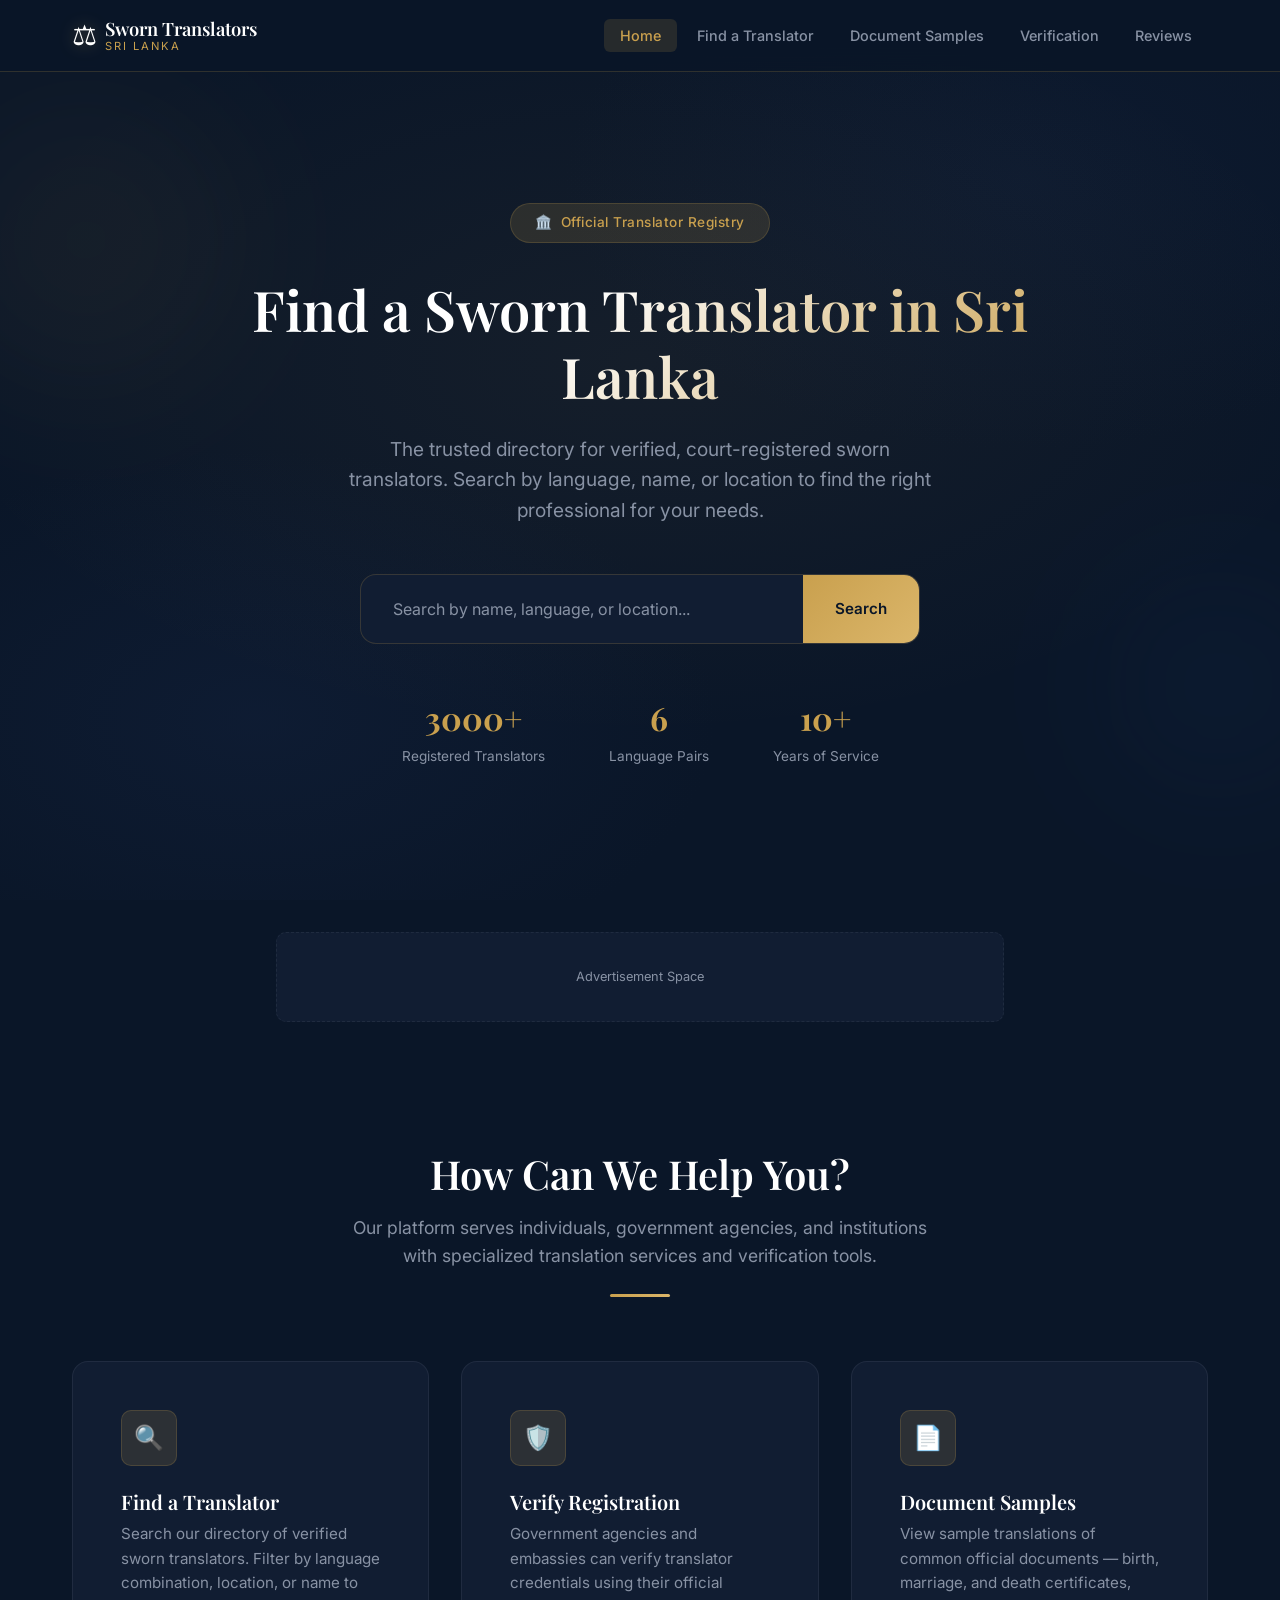
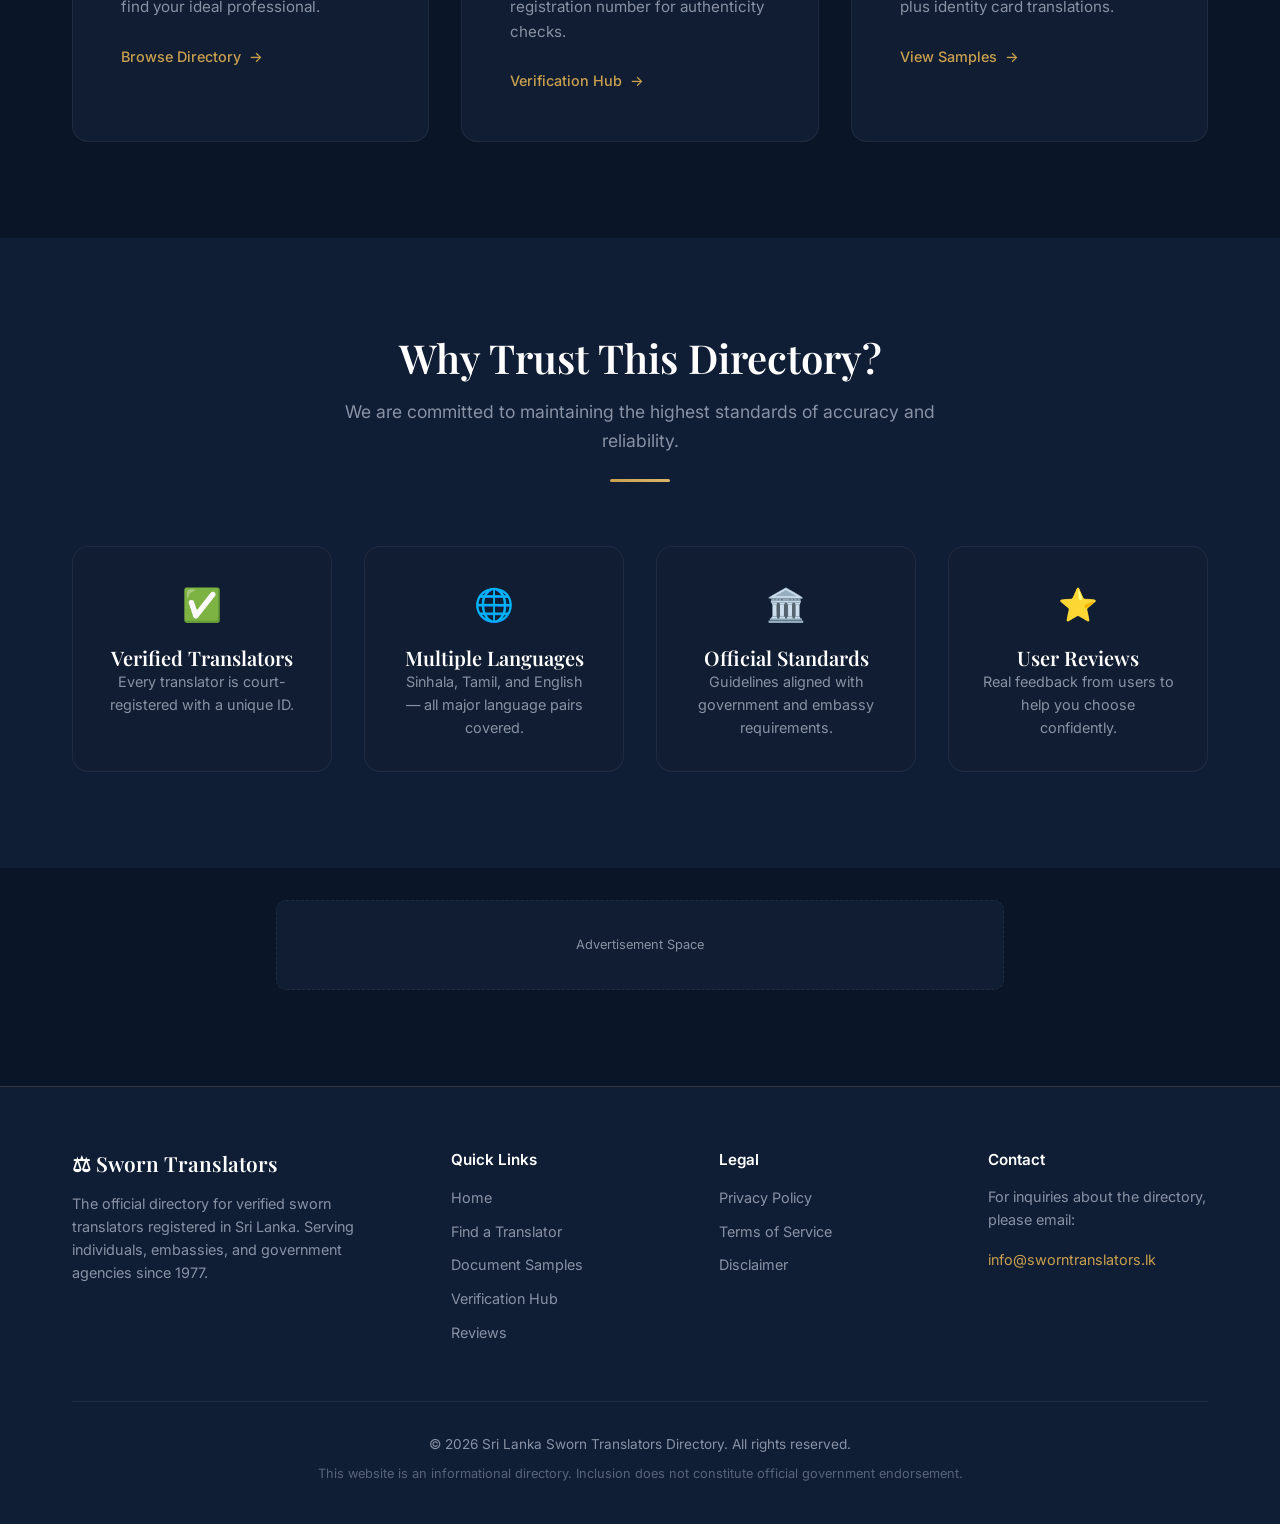
<file: index.html>
<!DOCTYPE html>
<html lang="en">
<head>
  <meta charset="UTF-8">
  <meta name="viewport" content="width=device-width, initial-scale=1.0">
  <meta name="description" content="Find verified sworn translators registered in Sri Lanka. Search by language, location, or name. Official directory for Sinhala, Tamil, and English translation services.">
  <title>Sri Lanka Sworn Translators Directory — Official Translator Registry</title>
  <link rel="preconnect" href="https://fonts.googleapis.com">
  <link rel="preconnect" href="https://fonts.gstatic.com" crossorigin>
  <link href="https://fonts.googleapis.com/css2?family=Inter:wght@300;400;500;600;700&family=Playfair+Display:ital,wght@0,400;0,500;0,600;0,700;1,400&display=swap" rel="stylesheet">
  <link rel="stylesheet" href="css/style.css">
</head>
<body>

  <!-- Navigation -->
  <nav class="navbar" id="navbar">
    <div class="container nav-container">
      <a href="index.html" class="nav-logo">
        <span class="logo-icon">⚖</span>
        <span class="logo-text">Sworn Translators<span class="logo-sub">Sri Lanka</span></span>
      </a>
      <button class="nav-toggle" id="navToggle" aria-label="Toggle navigation">
        <span></span><span></span><span></span>
      </button>
      <ul class="nav-links" id="navLinks">
        <li><a href="index.html">Home</a></li>
        <li><a href="find-translator.html">Find a Translator</a></li>
        <li><a href="document-samples.html">Document Samples</a></li>
        <li><a href="verification.html">Verification</a></li>
        <li><a href="reviews.html">Reviews</a></li>
      </ul>
    </div>
  </nav>

  <!-- Hero Section -->
  <section class="hero">
    <div class="hero-orb hero-orb-1"></div>
    <div class="hero-orb hero-orb-2"></div>
    <div class="hero-content">
      <div class="hero-badge">
        <span>🏛️</span> Official Translator Registry
      </div>
      <h1>Find a Sworn Translator in Sri Lanka</h1>
      <p class="hero-subtitle">
        The trusted directory for verified, court-registered sworn translators. Search by language, name, or location to find the right professional for your needs.
      </p>
      <form class="hero-search" id="heroSearch" action="find-translator.html">
        <input type="text" name="q" placeholder="Search by name, language, or location..." id="heroSearchInput" autocomplete="off">
        <button type="submit">Search</button>
      </form>
      <div class="hero-stats">
        <div class="hero-stat">
          <span class="stat-number">3000+</span>
          <span class="stat-label">Registered Translators</span>
        </div>
        <div class="hero-stat">
          <span class="stat-number">6</span>
          <span class="stat-label">Language Pairs</span>
        </div>
        <div class="hero-stat">
          <span class="stat-number">10+</span>
          <span class="stat-label">Years of Service</span>
        </div>
      </div>
    </div>
  </section>

  <!-- Ad Slot - Banner -->
  <div class="container">
    <div class="ad-slot ad-slot-banner">Advertisement Space</div>
  </div>

  <!-- Categories Section -->
  <section class="section">
    <div class="container">
      <div class="section-header fade-in">
        <h2>How Can We Help You?</h2>
        <p>Our platform serves individuals, government agencies, and institutions with specialized translation services and verification tools.</p>
        <div class="gold-line"></div>
      </div>

      <div class="grid-3">
        <!-- Card 1: Find a Translator -->
        <div class="card fade-in fade-in-delay-1">
          <div class="card-icon">🔍</div>
          <h3>Find a Translator</h3>
          <p>Search our directory of verified sworn translators. Filter by language combination, location, or name to find your ideal professional.</p>
          <a href="find-translator.html" class="card-link">Browse Directory</a>
        </div>

        <!-- Card 2: Verify a Translator -->
        <div class="card fade-in fade-in-delay-2">
          <div class="card-icon">🛡️</div>
          <h3>Verify Registration</h3>
          <p>Government agencies and embassies can verify translator credentials using their official registration number for authenticity checks.</p>
          <a href="verification.html" class="card-link">Verification Hub</a>
        </div>

        <!-- Card 3: Document Samples -->
        <div class="card fade-in fade-in-delay-3">
          <div class="card-icon">📄</div>
          <h3>Document Samples</h3>
          <p>View sample translations of common official documents — birth, marriage, and death certificates, plus identity card translations.</p>
          <a href="document-samples.html" class="card-link">View Samples</a>
        </div>
      </div>
    </div>
  </section>

  <!-- Trust Section -->
  <section class="section" style="background: var(--bg-secondary);">
    <div class="container">
      <div class="section-header fade-in">
        <h2>Why Trust This Directory?</h2>
        <p>We are committed to maintaining the highest standards of accuracy and reliability.</p>
        <div class="gold-line"></div>
      </div>
      <div class="grid-4">
        <div class="card fade-in" style="text-align:center; padding: var(--space-xl);">
          <div style="font-size:2rem; margin-bottom:var(--space-md);">✅</div>
          <h4>Verified Translators</h4>
          <p style="font-size:0.9rem; margin-bottom:0;">Every translator is court-registered with a unique ID.</p>
        </div>
        <div class="card fade-in fade-in-delay-1" style="text-align:center; padding: var(--space-xl);">
          <div style="font-size:2rem; margin-bottom:var(--space-md);">🌐</div>
          <h4>Multiple Languages</h4>
          <p style="font-size:0.9rem; margin-bottom:0;">Sinhala, Tamil, and English — all major language pairs covered.</p>
        </div>
        <div class="card fade-in fade-in-delay-2" style="text-align:center; padding: var(--space-xl);">
          <div style="font-size:2rem; margin-bottom:var(--space-md);">🏛️</div>
          <h4>Official Standards</h4>
          <p style="font-size:0.9rem; margin-bottom:0;">Guidelines aligned with government and embassy requirements.</p>
        </div>
        <div class="card fade-in fade-in-delay-3" style="text-align:center; padding: var(--space-xl);">
          <div style="font-size:2rem; margin-bottom:var(--space-md);">⭐</div>
          <h4>User Reviews</h4>
          <p style="font-size:0.9rem; margin-bottom:0;">Real feedback from users to help you choose confidently.</p>
        </div>
      </div>
    </div>
  </section>

  <!-- Ad Slot - Banner -->
  <div class="container">
    <div class="ad-slot ad-slot-banner">Advertisement Space</div>
  </div>

  <!-- Footer -->
  <footer class="footer">
    <div class="container">
      <div class="footer-grid">
        <div class="footer-col">
          <h3 class="footer-title">⚖ Sworn Translators</h3>
          <p class="footer-desc">The official directory for verified sworn translators registered in Sri Lanka. Serving individuals, embassies, and government agencies since 1977.</p>
        </div>
        <div class="footer-col">
          <h4 class="footer-subtitle">Quick Links</h4>
          <ul class="footer-links">
            <li><a href="index.html">Home</a></li>
            <li><a href="find-translator.html">Find a Translator</a></li>
            <li><a href="document-samples.html">Document Samples</a></li>
            <li><a href="verification.html">Verification Hub</a></li>
            <li><a href="reviews.html">Reviews</a></li>
          </ul>
        </div>
        <div class="footer-col">
          <h4 class="footer-subtitle">Legal</h4>
          <ul class="footer-links">
            <li><a href="#">Privacy Policy</a></li>
            <li><a href="#">Terms of Service</a></li>
            <li><a href="#">Disclaimer</a></li>
          </ul>
        </div>
        <div class="footer-col">
          <h4 class="footer-subtitle">Contact</h4>
          <p class="footer-desc">For inquiries about the directory, please email:</p>
          <a href="mailto:info@sworntranslators.lk" class="footer-email">info@sworntranslators.lk</a>
        </div>
      </div>
      <div class="footer-bottom">
        <p>&copy; 2026 Sri Lanka Sworn Translators Directory. All rights reserved.</p>
        <p class="footer-disclaimer">This website is an informational directory. Inclusion does not constitute official government endorsement.</p>
      </div>
    </div>
  </footer>

  <script src="js/main.js"></script>
</body>
</html>
</file>
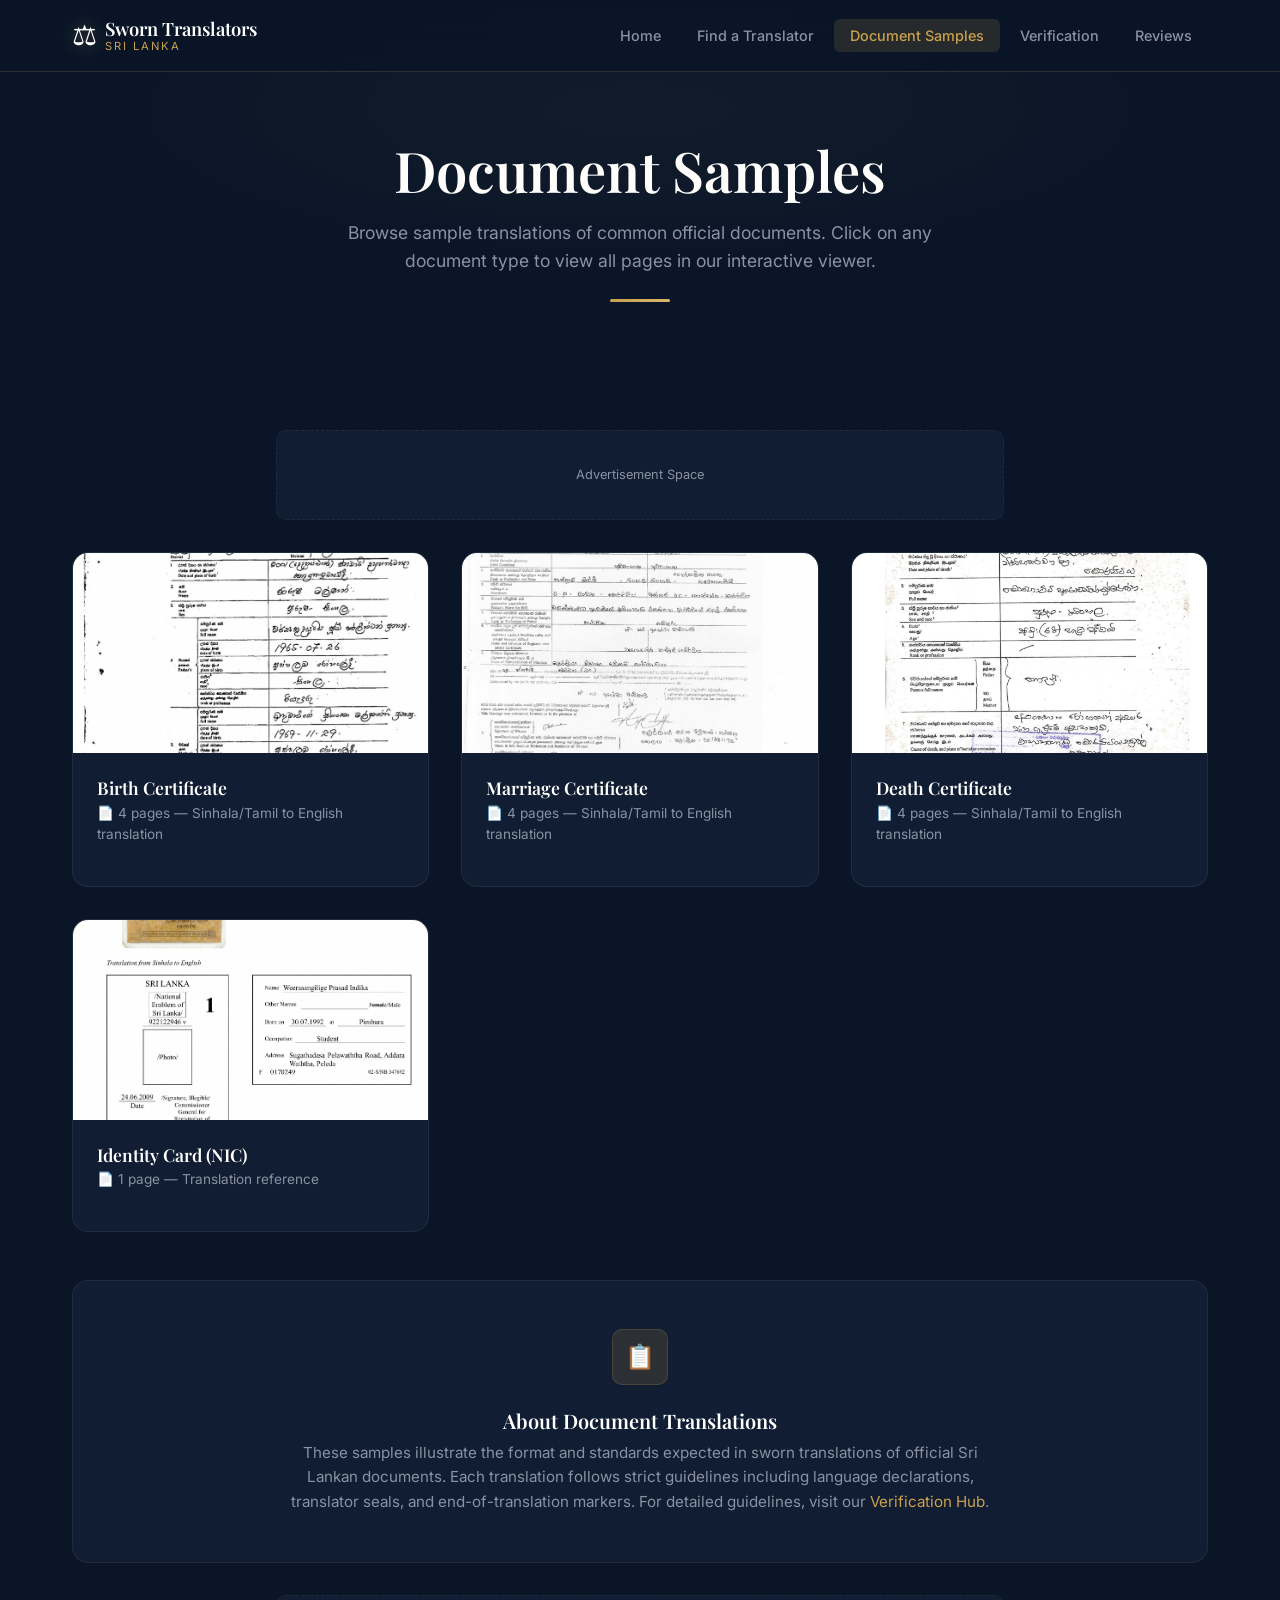
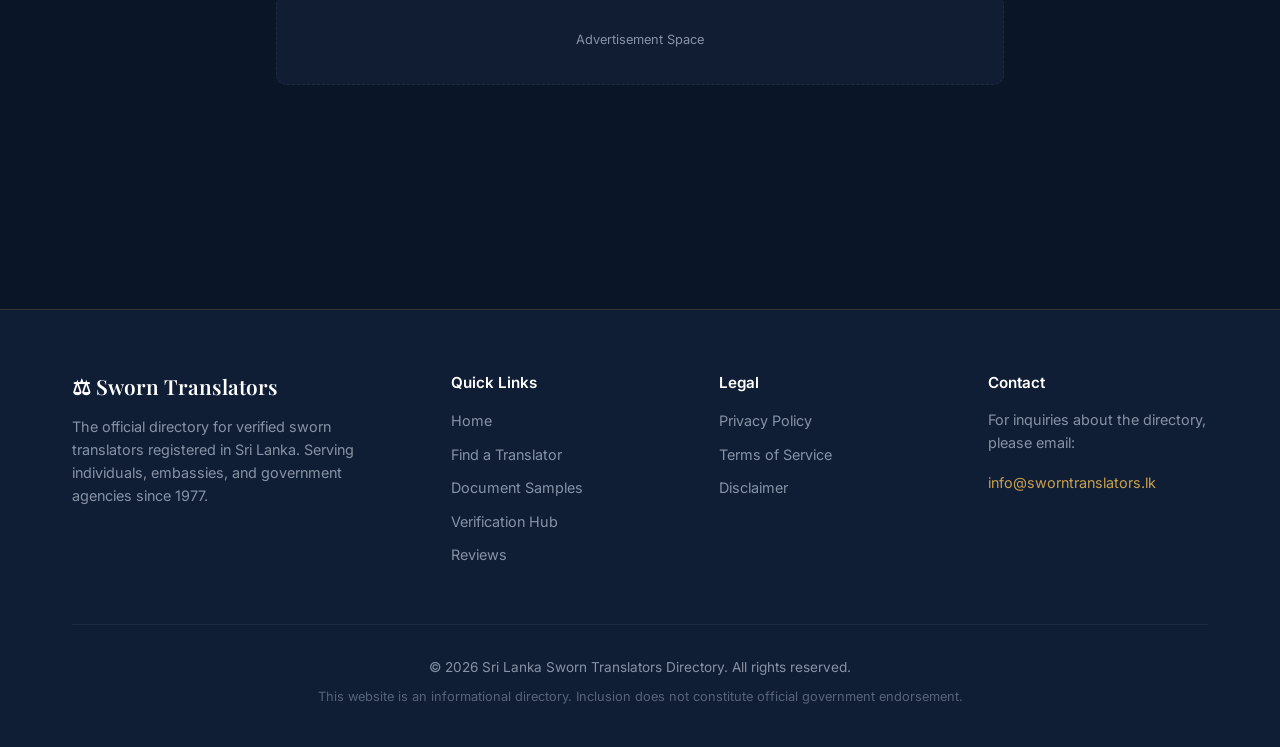
<file: document-samples.html>
<!DOCTYPE html>
<html lang="en">
<head>
  <meta charset="UTF-8">
  <meta name="viewport" content="width=device-width, initial-scale=1.0">
  <meta name="description" content="View sample sworn translations of official Sri Lankan documents — birth certificates, marriage certificates, death certificates, and identity cards.">
  <title>Document Samples | Sri Lanka Sworn Translators Directory</title>
  <link rel="preconnect" href="https://fonts.googleapis.com">
  <link rel="preconnect" href="https://fonts.gstatic.com" crossorigin>
  <link href="https://fonts.googleapis.com/css2?family=Inter:wght@300;400;500;600;700&family=Playfair+Display:ital,wght@0,400;0,500;0,600;0,700;1,400&display=swap" rel="stylesheet">
  <link rel="stylesheet" href="css/style.css">
</head>
<body>

  <!-- Navigation -->
  <nav class="navbar" id="navbar">
    <div class="container nav-container">
      <a href="index.html" class="nav-logo">
        <span class="logo-icon">⚖</span>
        <span class="logo-text">Sworn Translators<span class="logo-sub">Sri Lanka</span></span>
      </a>
      <button class="nav-toggle" id="navToggle" aria-label="Toggle navigation">
        <span></span><span></span><span></span>
      </button>
      <ul class="nav-links" id="navLinks">
        <li><a href="index.html">Home</a></li>
        <li><a href="find-translator.html">Find a Translator</a></li>
        <li><a href="document-samples.html">Document Samples</a></li>
        <li><a href="verification.html">Verification</a></li>
        <li><a href="reviews.html">Reviews</a></li>
      </ul>
    </div>
  </nav>

  <!-- Page Header -->
  <div class="page-header">
    <div class="container">
      <h1>Document Samples</h1>
      <p>Browse sample translations of common official documents. Click on any document type to view all pages in our interactive viewer.</p>
      <div class="gold-line"></div>
    </div>
  </div>

  <!-- Document Gallery -->
  <section class="section" style="padding-top: var(--space-xl);">
    <div class="container">

      <!-- Ad Slot -->
      <div class="ad-slot ad-slot-banner">Advertisement Space</div>

      <div class="doc-gallery">

        <!-- Birth Certificate -->
        <div class="doc-card fade-in" onclick="openLightbox(birthCertImages, 0, 'Birth Certificate')">
          <div class="doc-card-preview">
            <img src="Images/Catergory A/1 Birth Certificate/1 Birth Certificate.jpg" alt="Birth Certificate Sample" loading="lazy">
            <div class="doc-card-overlay"><span>View All Pages</span></div>
          </div>
          <div class="doc-card-info">
            <h3>Birth Certificate</h3>
            <p class="doc-pages">📄 4 pages — Sinhala/Tamil to English translation</p>
          </div>
        </div>

        <!-- Marriage Certificate -->
        <div class="doc-card fade-in fade-in-delay-1" onclick="openLightbox(marriageCertImages, 0, 'Marriage Certificate')">
          <div class="doc-card-preview">
            <img src="Images/Catergory A/2 Marriage Certificate/1 Marriage Certificate.jpg" alt="Marriage Certificate Sample" loading="lazy">
            <div class="doc-card-overlay"><span>View All Pages</span></div>
          </div>
          <div class="doc-card-info">
            <h3>Marriage Certificate</h3>
            <p class="doc-pages">📄 4 pages — Sinhala/Tamil to English translation</p>
          </div>
        </div>

        <!-- Death Certificate -->
        <div class="doc-card fade-in fade-in-delay-2" onclick="openLightbox(deathCertImages, 0, 'Death Certificate')">
          <div class="doc-card-preview">
            <img src="Images/Catergory A/3 Death Certificate/1 Death Certificate.jpg" alt="Death Certificate Sample" loading="lazy">
            <div class="doc-card-overlay"><span>View All Pages</span></div>
          </div>
          <div class="doc-card-info">
            <h3>Death Certificate</h3>
            <p class="doc-pages">📄 4 pages — Sinhala/Tamil to English translation</p>
          </div>
        </div>

        <!-- Identity Card -->
        <div class="doc-card fade-in fade-in-delay-3" onclick="openLightbox(idCardImages, 0, 'Identity Card')">
          <div class="doc-card-preview">
            <img src="Images/Catergory A/4 Identity Card/1 Identity Card.jpg" alt="Identity Card Sample" loading="lazy">
            <div class="doc-card-overlay"><span>View Document</span></div>
          </div>
          <div class="doc-card-info">
            <h3>Identity Card (NIC)</h3>
            <p class="doc-pages">📄 1 page — Translation reference</p>
          </div>
        </div>

      </div>

      <!-- Educational Note -->
      <div class="card fade-in" style="margin-top: var(--space-2xl); text-align: center;">
        <div class="card-icon" style="margin: 0 auto var(--space-lg);">📋</div>
        <h3>About Document Translations</h3>
        <p style="max-width: 700px; margin: 0 auto;">
          These samples illustrate the format and standards expected in sworn translations of official Sri Lankan documents. 
          Each translation follows strict guidelines including language declarations, translator seals, and end-of-translation markers.
          For detailed guidelines, visit our <a href="verification.html">Verification Hub</a>.
        </p>
      </div>

      <!-- Ad Slot -->
      <div class="ad-slot ad-slot-banner">Advertisement Space</div>

    </div>
  </section>

  <!-- Footer -->
  <footer class="footer">
    <div class="container">
      <div class="footer-grid">
        <div class="footer-col">
          <h3 class="footer-title">⚖ Sworn Translators</h3>
          <p class="footer-desc">The official directory for verified sworn translators registered in Sri Lanka. Serving individuals, embassies, and government agencies since 1977.</p>
        </div>
        <div class="footer-col">
          <h4 class="footer-subtitle">Quick Links</h4>
          <ul class="footer-links">
            <li><a href="index.html">Home</a></li>
            <li><a href="find-translator.html">Find a Translator</a></li>
            <li><a href="document-samples.html">Document Samples</a></li>
            <li><a href="verification.html">Verification Hub</a></li>
            <li><a href="reviews.html">Reviews</a></li>
          </ul>
        </div>
        <div class="footer-col">
          <h4 class="footer-subtitle">Legal</h4>
          <ul class="footer-links">
            <li><a href="#">Privacy Policy</a></li>
            <li><a href="#">Terms of Service</a></li>
            <li><a href="#">Disclaimer</a></li>
          </ul>
        </div>
        <div class="footer-col">
          <h4 class="footer-subtitle">Contact</h4>
          <p class="footer-desc">For inquiries about the directory, please email:</p>
          <a href="mailto:info@sworntranslators.lk" class="footer-email">info@sworntranslators.lk</a>
        </div>
      </div>
      <div class="footer-bottom">
        <p>&copy; 2026 Sri Lanka Sworn Translators Directory. All rights reserved.</p>
        <p class="footer-disclaimer">This website is an informational directory. Inclusion does not constitute official government endorsement.</p>
      </div>
    </div>
  </footer>

  <script src="js/main.js"></script>
  <script src="js/lightbox.js"></script>
  <script>
    // Image arrays for each document type
    const birthCertImages = [
      'Images/Catergory A/1 Birth Certificate/1 Birth Certificate.jpg',
      'Images/Catergory A/1 Birth Certificate/2 Birth Certificate.jpg',
      'Images/Catergory A/1 Birth Certificate/3 Birth Certificate.jpg',
      'Images/Catergory A/1 Birth Certificate/4 Birth Certificate.jpg'
    ];
    const marriageCertImages = [
      'Images/Catergory A/2 Marriage Certificate/1 Marriage Certificate.jpg',
      'Images/Catergory A/2 Marriage Certificate/2 Marriage Certificate.jpg',
      'Images/Catergory A/2 Marriage Certificate/3 Marriage Certificate.jpg',
      'Images/Catergory A/2 Marriage Certificate/4 Marriage Certificate.jpg'
    ];
    const deathCertImages = [
      'Images/Catergory A/3 Death Certificate/1 Death Certificate.jpg',
      'Images/Catergory A/3 Death Certificate/2 Death Certificate.jpg',
      'Images/Catergory A/3 Death Certificate/3 Death Certificate.jpg',
      'Images/Catergory A/3 Death Certificate/4 Death Certificate.jpg'
    ];
    const idCardImages = [
      'Images/Catergory A/4 Identity Card/1 Identity Card.jpg'
    ];
  </script>
</body>
</html>
</file>
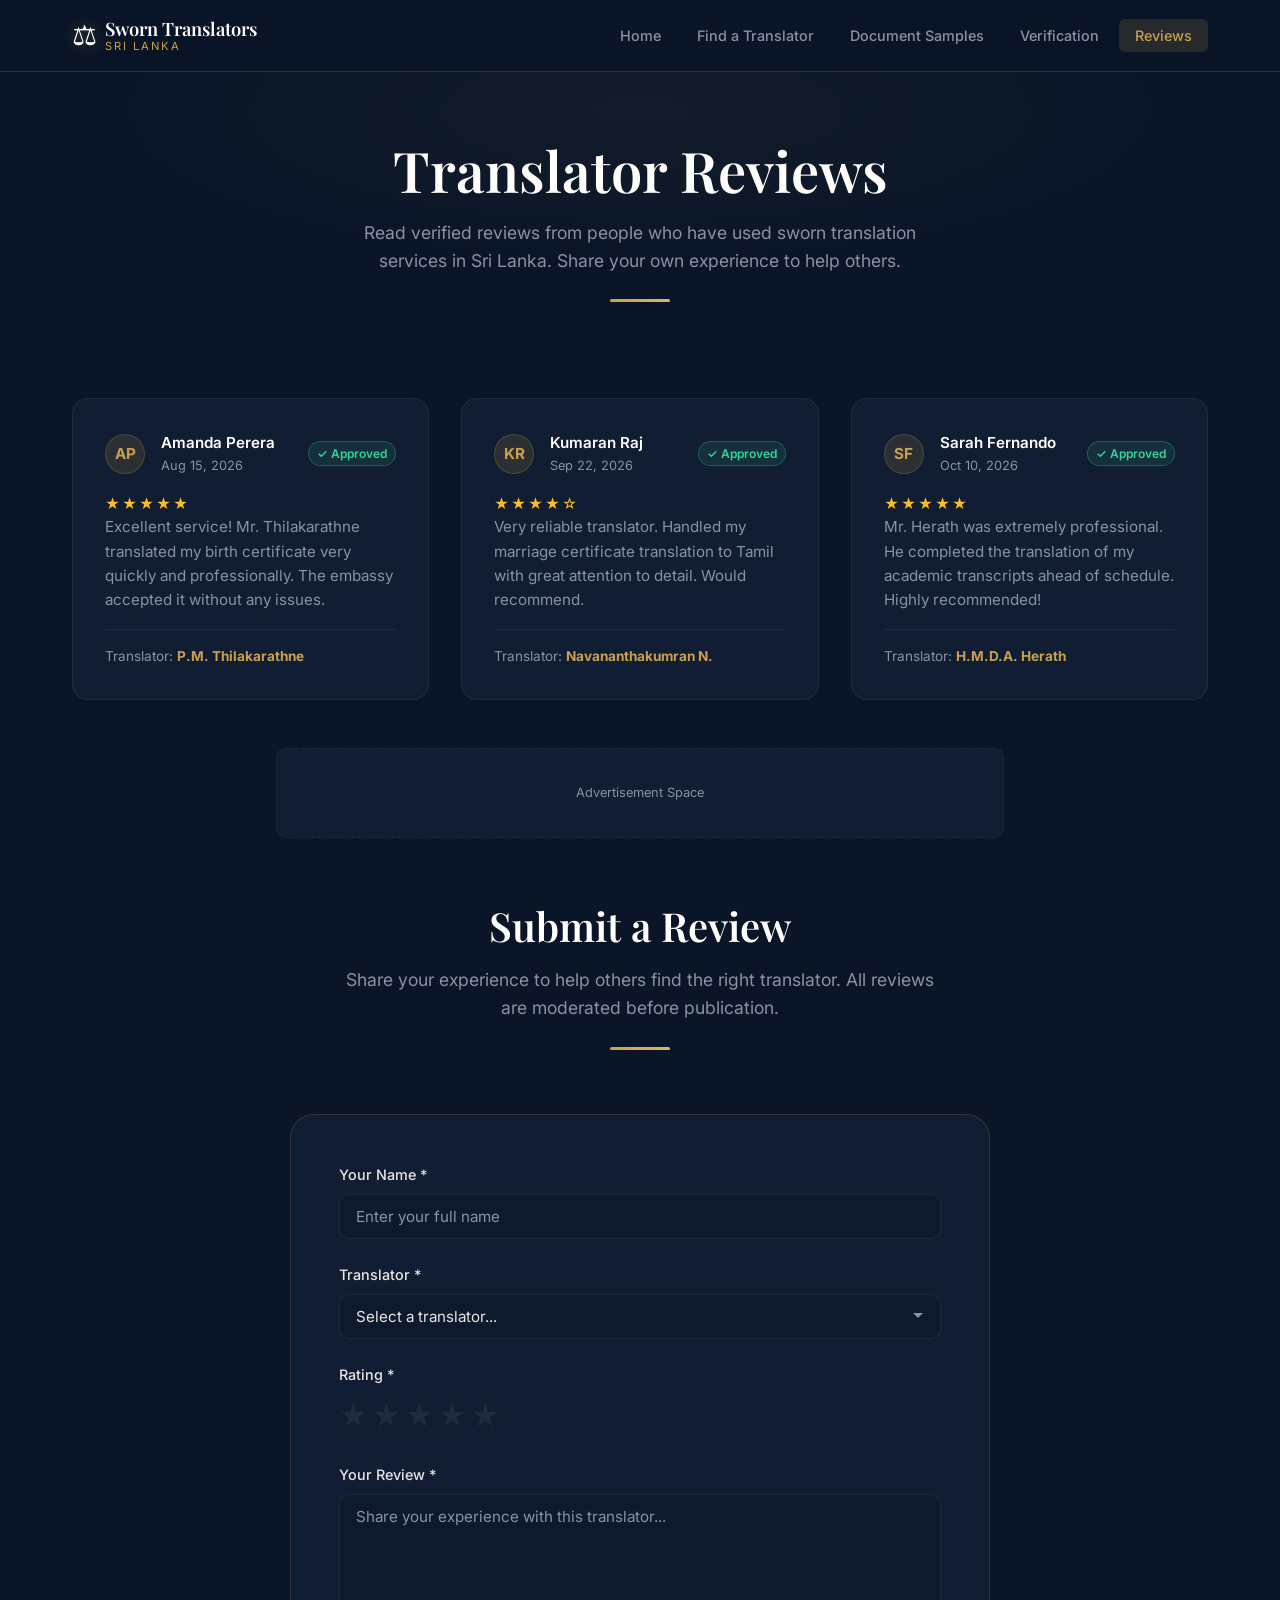
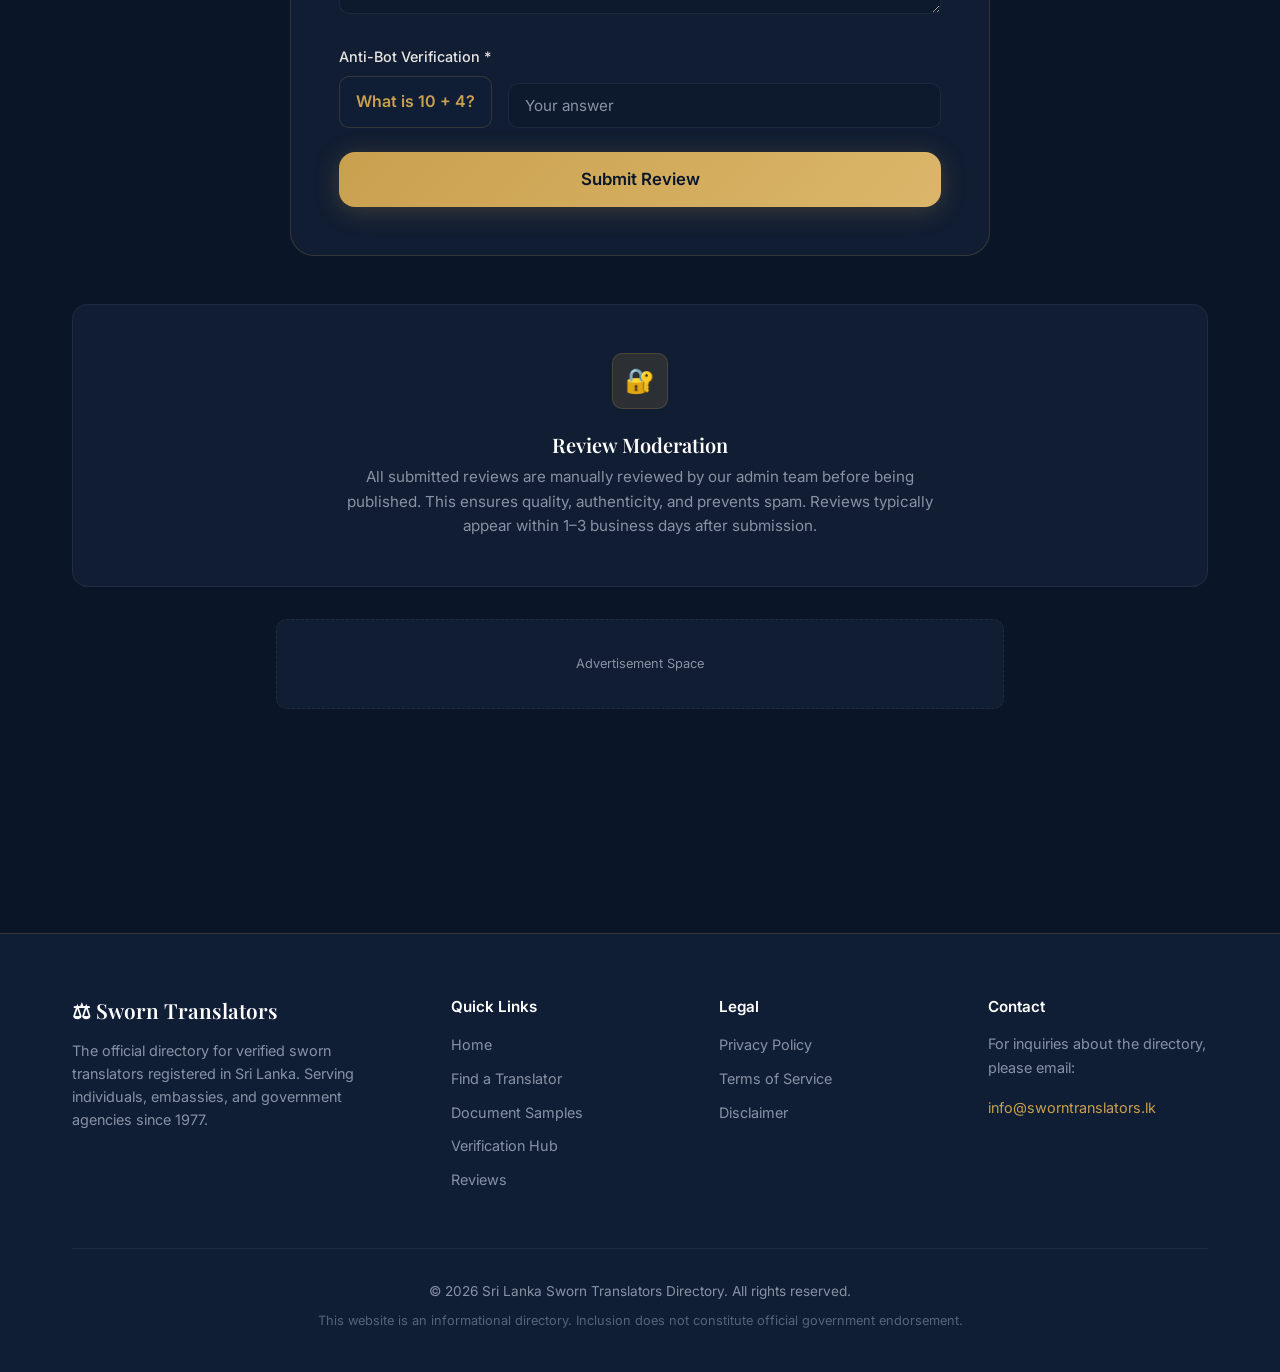
<file: reviews.html>
<!DOCTYPE html>
<html lang="en">
<head>
  <meta charset="UTF-8">
  <meta name="viewport" content="width=device-width, initial-scale=1.0">
  <meta name="description" content="Read reviews and share your experience with sworn translators in Sri Lanka. Verified feedback to help you choose the right translator.">
  <title>Reviews | Sri Lanka Sworn Translators Directory</title>
  <link rel="preconnect" href="https://fonts.googleapis.com">
  <link rel="preconnect" href="https://fonts.gstatic.com" crossorigin>
  <link href="https://fonts.googleapis.com/css2?family=Inter:wght@300;400;500;600;700&family=Playfair+Display:ital,wght@0,400;0,500;0,600;0,700;1,400&display=swap" rel="stylesheet">
  <link rel="stylesheet" href="css/style.css">
</head>
<body>

  <!-- Navigation -->
  <nav class="navbar" id="navbar">
    <div class="container nav-container">
      <a href="index.html" class="nav-logo">
        <span class="logo-icon">⚖</span>
        <span class="logo-text">Sworn Translators<span class="logo-sub">Sri Lanka</span></span>
      </a>
      <button class="nav-toggle" id="navToggle" aria-label="Toggle navigation">
        <span></span><span></span><span></span>
      </button>
      <ul class="nav-links" id="navLinks">
        <li><a href="index.html">Home</a></li>
        <li><a href="find-translator.html">Find a Translator</a></li>
        <li><a href="document-samples.html">Document Samples</a></li>
        <li><a href="verification.html">Verification</a></li>
        <li><a href="reviews.html">Reviews</a></li>
      </ul>
    </div>
  </nav>

  <!-- Page Header -->
  <div class="page-header">
    <div class="container">
      <h1>Translator Reviews</h1>
      <p>Read verified reviews from people who have used sworn translation services in Sri Lanka. Share your own experience to help others.</p>
      <div class="gold-line"></div>
    </div>
  </div>

  <!-- Reviews Display -->
  <section class="section" style="padding-top: var(--space-xl);">
    <div class="container">

      <!-- Reviews Grid -->
      <div class="reviews-grid fade-in" id="reviewsGrid">
        <!-- Rendered by JS -->
      </div>

      <!-- Ad Slot -->
      <div class="ad-slot ad-slot-banner" style="margin-top: var(--space-2xl);">Advertisement Space</div>

      <!-- Review Form -->
      <div class="section-header fade-in" style="margin-top: var(--space-3xl);">
        <h2>Submit a Review</h2>
        <p>Share your experience to help others find the right translator. All reviews are moderated before publication.</p>
        <div class="gold-line"></div>
      </div>

      <div class="review-form-card fade-in" style="max-width: 700px; margin: 0 auto;">
        <form id="reviewForm">

          <!-- Author Name -->
          <div class="form-group">
            <label class="form-label" for="reviewAuthor">Your Name *</label>
            <input type="text" class="form-input" id="reviewAuthor" placeholder="Enter your full name" required>
          </div>

          <!-- Translator Selection -->
          <div class="form-group">
            <label class="form-label" for="reviewTranslator">Translator *</label>
            <select class="form-select" id="reviewTranslator" required>
              <option value="">Select a translator...</option>
              <option value="P.M. Thilakarathne">P.M. Thilakarathne (1997/LL/PU/001)</option>
              <option value="S.D. Cyril Sadanayake">S.D. Cyril Sadanayake (1977/LL/KL/001)</option>
              <option value="D.A. Vincent">D.A. Vincent (1979/LL/CO/001)</option>
              <option value="Premadasa D.">Premadasa D. (1983/LL/CO/026)</option>
              <option value="Kurukulasuriya Patrick Peiris">Kurukulasuriya Patrick Peiris (1985/LL/CO/003)</option>
              <option value="M.S.M Faiserdeen">M.S.M Faiserdeen (1989/LL/GA/001)</option>
              <option value="L.A.L. Liyanaarachchi">L.A.L. Liyanaarachchi (1991/LL/CO/001)</option>
              <option value="H.M.D.A. Herath">H.M.D.A. Herath (1992/LL/GA/001)</option>
              <option value="Nadarajah Mohanamoorthy">Nadarajah Mohanamoorthy (1993/LL/BT/001)</option>
              <option value="Navananthakumran N.">Navananthakumran N. (1993/LL/CO/008)</option>
            </select>
          </div>

          <!-- Star Rating -->
          <div class="form-group">
            <label class="form-label">Rating *</label>
            <div class="star-rating-input">
              <input type="radio" name="rating" id="star5" value="5"><label for="star5" title="Excellent">★</label>
              <input type="radio" name="rating" id="star4" value="4"><label for="star4" title="Very Good">★</label>
              <input type="radio" name="rating" id="star3" value="3"><label for="star3" title="Good">★</label>
              <input type="radio" name="rating" id="star2" value="2"><label for="star2" title="Fair">★</label>
              <input type="radio" name="rating" id="star1" value="1"><label for="star1" title="Poor">★</label>
            </div>
          </div>

          <!-- Review Text -->
          <div class="form-group">
            <label class="form-label" for="reviewText">Your Review *</label>
            <textarea class="form-textarea" id="reviewText" placeholder="Share your experience with this translator..." required></textarea>
          </div>

          <!-- Captcha -->
          <div class="form-group">
            <label class="form-label">Anti-Bot Verification *</label>
            <div class="captcha-group">
              <span class="captcha-question" id="captchaQuestion">Loading...</span>
              <div style="flex:1;">
                <input type="text" class="form-input" id="captchaAnswer" placeholder="Your answer" required>
              </div>
            </div>
          </div>

          <!-- Submit -->
          <button type="submit" class="btn btn-primary btn-lg" style="width:100%;">Submit Review</button>

          <!-- Message -->
          <div class="form-message" id="formMessage"></div>
        </form>
      </div>

      <!-- Admin Note -->
      <div class="card fade-in" style="margin-top: var(--space-2xl); text-align: center;">
        <div class="card-icon" style="margin: 0 auto var(--space-lg);">🔐</div>
        <h3>Review Moderation</h3>
        <p style="max-width: 600px; margin: 0 auto;">
          All submitted reviews are manually reviewed by our admin team before being published. This ensures quality, 
          authenticity, and prevents spam. Reviews typically appear within 1–3 business days after submission.
        </p>
      </div>

      <!-- Ad Slot -->
      <div class="ad-slot ad-slot-banner">Advertisement Space</div>

    </div>
  </section>

  <!-- Footer -->
  <footer class="footer">
    <div class="container">
      <div class="footer-grid">
        <div class="footer-col">
          <h3 class="footer-title">⚖ Sworn Translators</h3>
          <p class="footer-desc">The official directory for verified sworn translators registered in Sri Lanka. Serving individuals, embassies, and government agencies since 1977.</p>
        </div>
        <div class="footer-col">
          <h4 class="footer-subtitle">Quick Links</h4>
          <ul class="footer-links">
            <li><a href="index.html">Home</a></li>
            <li><a href="find-translator.html">Find a Translator</a></li>
            <li><a href="document-samples.html">Document Samples</a></li>
            <li><a href="verification.html">Verification Hub</a></li>
            <li><a href="reviews.html">Reviews</a></li>
          </ul>
        </div>
        <div class="footer-col">
          <h4 class="footer-subtitle">Legal</h4>
          <ul class="footer-links">
            <li><a href="#">Privacy Policy</a></li>
            <li><a href="#">Terms of Service</a></li>
            <li><a href="#">Disclaimer</a></li>
          </ul>
        </div>
        <div class="footer-col">
          <h4 class="footer-subtitle">Contact</h4>
          <p class="footer-desc">For inquiries about the directory, please email:</p>
          <a href="mailto:info@sworntranslators.lk" class="footer-email">info@sworntranslators.lk</a>
        </div>
      </div>
      <div class="footer-bottom">
        <p>&copy; 2026 Sri Lanka Sworn Translators Directory. All rights reserved.</p>
        <p class="footer-disclaimer">This website is an informational directory. Inclusion does not constitute official government endorsement.</p>
      </div>
    </div>
  </footer>

  <script src="js/main.js"></script>
  <script src="js/translators.js"></script>
  <script src="js/reviews.js"></script>
  <script>
    document.addEventListener('DOMContentLoaded', () => {
      initReviews();
    });
  </script>
</body>
</html>
</file>
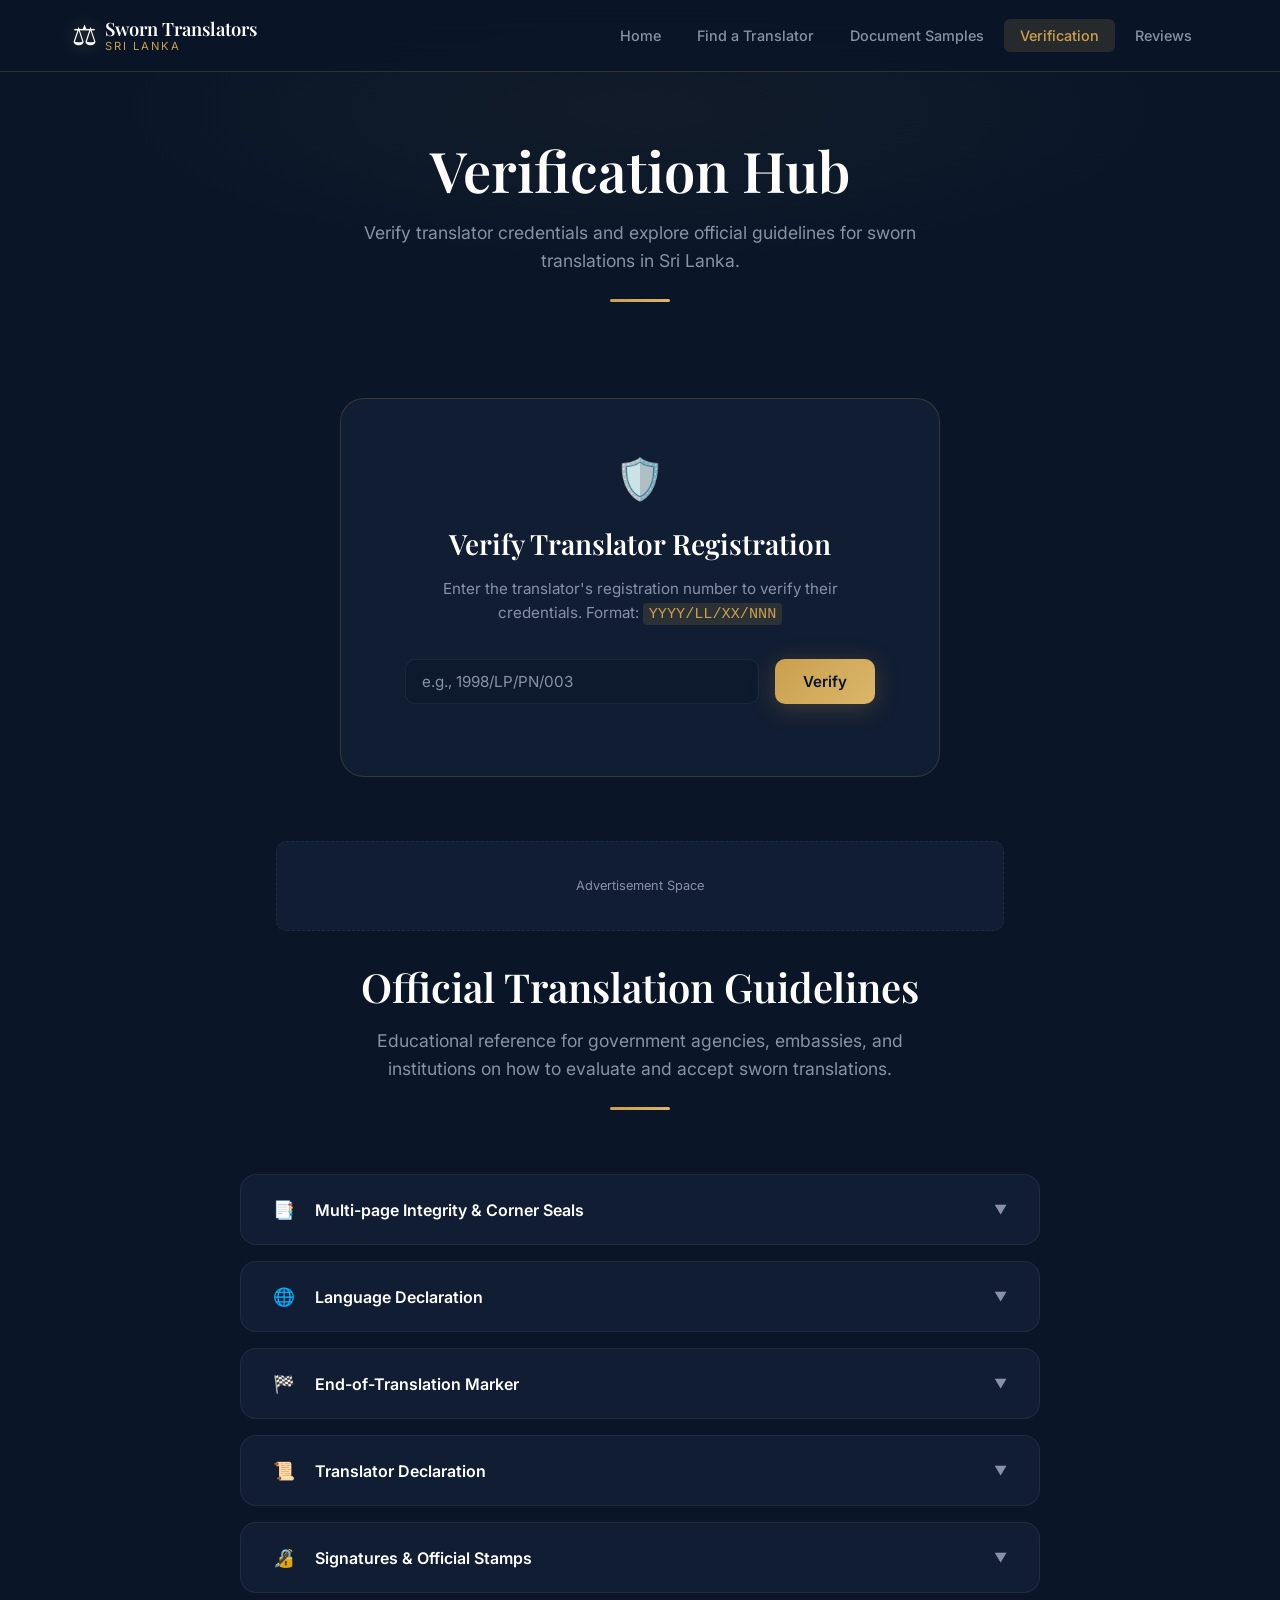
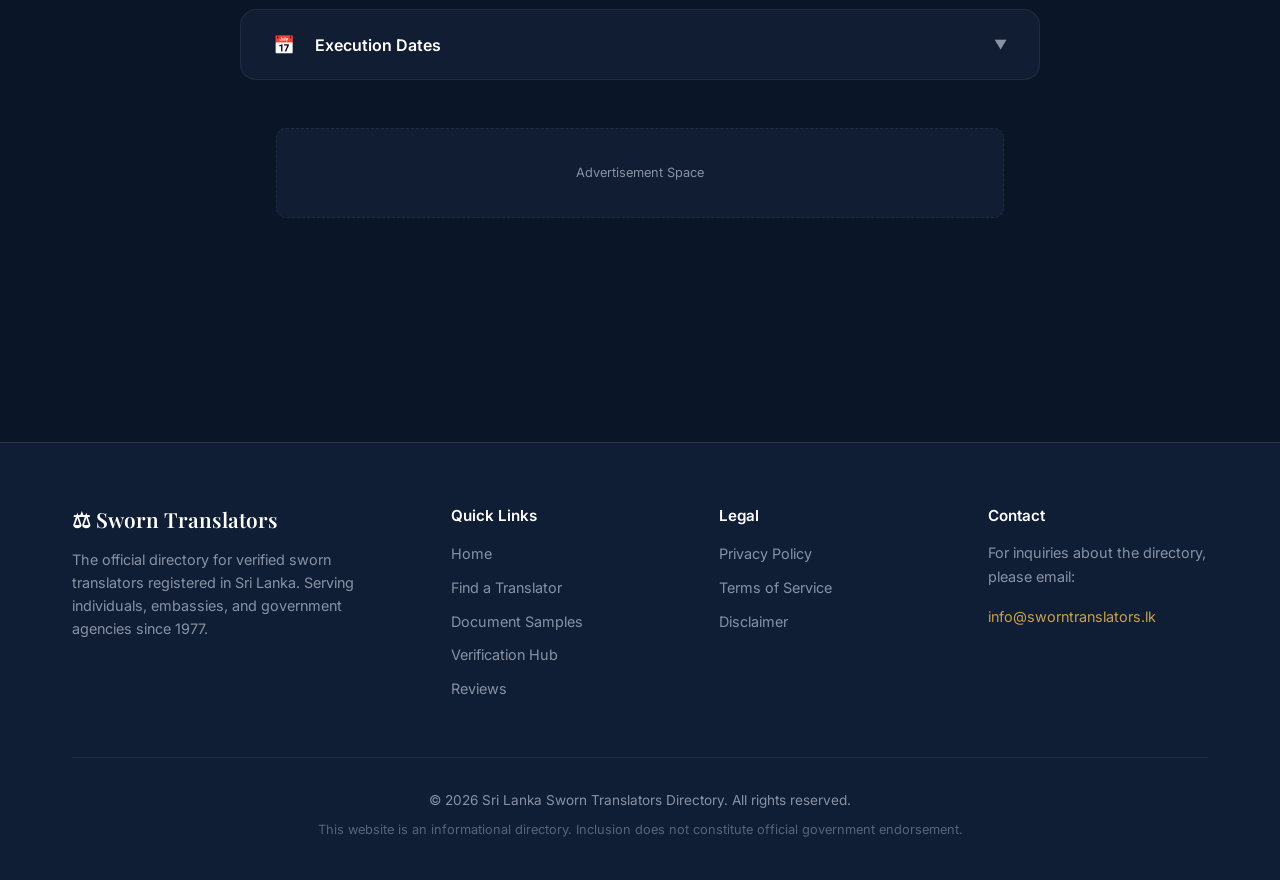
<file: verification.html>
<!DOCTYPE html>
<html lang="en">
<head>
  <meta charset="UTF-8">
  <meta name="viewport" content="width=device-width, initial-scale=1.0">
  <meta name="description" content="Verify sworn translator registration numbers and learn about official translation standards and guidelines in Sri Lanka.">
  <title>Verification Hub | Sri Lanka Sworn Translators Directory</title>
  <link rel="preconnect" href="https://fonts.googleapis.com">
  <link rel="preconnect" href="https://fonts.gstatic.com" crossorigin>
  <link href="https://fonts.googleapis.com/css2?family=Inter:wght@300;400;500;600;700&family=Playfair+Display:ital,wght@0,400;0,500;0,600;0,700;1,400&display=swap" rel="stylesheet">
  <link rel="stylesheet" href="css/style.css">
</head>
<body>

  <!-- Navigation -->
  <nav class="navbar" id="navbar">
    <div class="container nav-container">
      <a href="index.html" class="nav-logo">
        <span class="logo-icon">⚖</span>
        <span class="logo-text">Sworn Translators<span class="logo-sub">Sri Lanka</span></span>
      </a>
      <button class="nav-toggle" id="navToggle" aria-label="Toggle navigation">
        <span></span><span></span><span></span>
      </button>
      <ul class="nav-links" id="navLinks">
        <li><a href="index.html">Home</a></li>
        <li><a href="find-translator.html">Find a Translator</a></li>
        <li><a href="document-samples.html">Document Samples</a></li>
        <li><a href="verification.html">Verification</a></li>
        <li><a href="reviews.html">Reviews</a></li>
      </ul>
    </div>
  </nav>

  <!-- Page Header -->
  <div class="page-header">
    <div class="container">
      <h1>Verification Hub</h1>
      <p>Verify translator credentials and explore official guidelines for sworn translations in Sri Lanka.</p>
      <div class="gold-line"></div>
    </div>
  </div>

  <!-- Verification Portal -->
  <section class="section" style="padding-top: var(--space-xl);">
    <div class="container">

      <div class="verify-box fade-in">
        <div style="font-size:2.5rem; margin-bottom:var(--space-md);">🛡️</div>
        <h3>Verify Translator Registration</h3>
        <p>Enter the translator's registration number to verify their credentials. Format: <code style="color:var(--gold); background:var(--gold-glow); padding:2px 6px; border-radius:4px;">YYYY/LL/XX/NNN</code></p>
        <div class="verify-input-group">
          <input type="text" class="form-input" id="verifyInput" placeholder="e.g., 1998/LP/PN/003" autocomplete="off">
          <button class="btn btn-primary" id="verifyBtn">Verify</button>
        </div>
        <div class="verify-result" id="verifyResult"></div>
      </div>

      <!-- Ad Slot -->
      <div class="ad-slot ad-slot-banner">Advertisement Space</div>

      <!-- Guidelines Section -->
      <div class="section-header fade-in">
        <h2>Official Translation Guidelines</h2>
        <p>Educational reference for government agencies, embassies, and institutions on how to evaluate and accept sworn translations.</p>
        <div class="gold-line"></div>
      </div>

      <div class="accordion fade-in">

        <!-- 1. Multi-page Integrity -->
        <div class="accordion-item">
          <button class="accordion-header" onclick="toggleAccordion(this)">
            <span><span class="acc-icon">📑</span> Multi-page Integrity &amp; Corner Seals</span>
            <span class="acc-arrow">▼</span>
          </button>
          <div class="accordion-body">
            <div class="accordion-body-inner">
              <p>Multi-page translated documents must be securely linked to prevent page substitution or tampering. This is achieved through <strong>corner seals</strong> — where the translator's official stamp is placed across the edges of overlapping pages.</p>
              <ul>
                <li>Each page overlap should bear a partial imprint of the translator's seal, so that when pages are placed together, the full seal is visible.</li>
                <li>This method ensures that no page can be removed, replaced, or inserted without detection.</li>
                <li>Agencies receiving multi-page translations should verify that corner seals are present and consistent across all page boundaries.</li>
                <li>The seal imprint should be in ink (wet seal) — photocopied or digitally printed seals are not acceptable for official submissions.</li>
              </ul>
            </div>
          </div>
        </div>

        <!-- 2. Language Declaration -->
        <div class="accordion-item">
          <button class="accordion-header" onclick="toggleAccordion(this)">
            <span><span class="acc-icon">🌐</span> Language Declaration</span>
            <span class="acc-arrow">▼</span>
          </button>
          <div class="accordion-body">
            <div class="accordion-body-inner">
              <p>Every sworn translation must clearly state the <strong>translation direction</strong> on the first page of the document. This declaration establishes the source and target languages.</p>
              <ul>
                <li>Example: <em>"Translation from Sinhala to English"</em> or <em>"Translation from Tamil to English"</em>.</li>
                <li>The declaration should be prominently placed — typically in a header or as the first line of the translated document.</li>
                <li>Both the source language and target language must be explicitly named; ambiguous descriptions are not acceptable.</li>
                <li>If the original document contains text in multiple languages, all source languages should be declared.</li>
              </ul>
            </div>
          </div>
        </div>

        <!-- 3. End-of-Translation Marker -->
        <div class="accordion-item">
          <button class="accordion-header" onclick="toggleAccordion(this)">
            <span><span class="acc-icon">🏁</span> End-of-Translation Marker</span>
            <span class="acc-arrow">▼</span>
          </button>
          <div class="accordion-body">
            <div class="accordion-body-inner">
              <p>A clear <strong>end-of-translation marker</strong> must be placed at the conclusion of every translated document. This prevents unauthorized additions to the text.</p>
              <ul>
                <li>The standard marker is: <code style="color:var(--gold);">--- END OF TRANSLATION ---</code></li>
                <li>This should appear after the last line of translated content and before the translator's declaration and signature.</li>
                <li>No additional translated content should appear after this marker.</li>
                <li>Agencies should verify this marker is present and that no text appears after it (aside from the translator's certification).</li>
              </ul>
            </div>
          </div>
        </div>

        <!-- 4. Translator Declaration -->
        <div class="accordion-item">
          <button class="accordion-header" onclick="toggleAccordion(this)">
            <span><span class="acc-icon">📜</span> Translator Declaration</span>
            <span class="acc-arrow">▼</span>
          </button>
          <div class="accordion-body">
            <div class="accordion-body-inner">
              <p>Every sworn translation must include a formal <strong>declaration of accuracy</strong> by the translator. This serves as a legal attestation of the translation's fidelity.</p>
              <ul>
                <li>The declaration typically reads: <em>"I, [Full Name], a sworn translator registered under number [Registration Number], hereby certify that this is a true and accurate translation of the original document."</em></li>
                <li>The declaration must include the translator's full name, registration number, and date of translation.</li>
                <li>This statement carries legal weight — any false or negligent declaration can result in professional sanctions.</li>
                <li>The declaration should be followed by the translator's wet-ink signature and official stamp.</li>
              </ul>
            </div>
          </div>
        </div>

        <!-- 5. Signatures & Official Stamps -->
        <div class="accordion-item">
          <button class="accordion-header" onclick="toggleAccordion(this)">
            <span><span class="acc-icon">🔏</span> Signatures &amp; Official Stamps</span>
            <span class="acc-arrow">▼</span>
          </button>
          <div class="accordion-body">
            <div class="accordion-body-inner">
              <p>Sworn translations must bear the translator's <strong>wet-ink signature</strong> and <strong>official stamp</strong> to be considered valid for legal and administrative purposes.</p>
              <ul>
                <li><strong>Signature:</strong> Must be a wet-ink (physical) signature — digital or printed signatures are not accepted for sworn translations.</li>
                <li><strong>Official Stamp:</strong> The translator's registered stamp should include their name, registration number, and the designation "Sworn Translator".</li>
                <li>Some translations may also require a <strong>court stamp</strong> or endorsement from the relevant District Court.</li>
                <li>Agencies should verify that the stamp details match the translator's registered information in this directory.</li>
                <li>Photocopied stamps are not acceptable — only original imprints are valid.</li>
              </ul>
            </div>
          </div>
        </div>

        <!-- 6. Execution Dates -->
        <div class="accordion-item">
          <button class="accordion-header" onclick="toggleAccordion(this)">
            <span><span class="acc-icon">📅</span> Execution Dates</span>
            <span class="acc-arrow">▼</span>
          </button>
          <div class="accordion-body">
            <div class="accordion-body-inner">
              <p>The <strong>date of execution</strong> (date the translation was completed) must be clearly noted on every sworn translation.</p>
              <ul>
                <li>The date should be written in a clear, unambiguous format (e.g., "15th October 2026" or "2026-10-15").</li>
                <li>Some receiving authorities (embassies, government departments) may require translations to be completed within a specific timeframe of submission — typically within 3 to 6 months.</li>
                <li>Translators should follow the date format requirements of the <strong>receiving authority</strong> when known.</li>
                <li>The execution date must be consistent with the translator's signature and should not be pre-dated or post-dated.</li>
                <li>For urgent translations, the date confirms the turnaround time and can be cross-referenced with the original document's issuance date.</li>
              </ul>
            </div>
          </div>
        </div>

      </div>

      <!-- Ad Slot -->
      <div class="ad-slot ad-slot-banner" style="margin-top: var(--space-2xl);">Advertisement Space</div>

    </div>
  </section>

  <!-- Footer -->
  <footer class="footer">
    <div class="container">
      <div class="footer-grid">
        <div class="footer-col">
          <h3 class="footer-title">⚖ Sworn Translators</h3>
          <p class="footer-desc">The official directory for verified sworn translators registered in Sri Lanka. Serving individuals, embassies, and government agencies since 1977.</p>
        </div>
        <div class="footer-col">
          <h4 class="footer-subtitle">Quick Links</h4>
          <ul class="footer-links">
            <li><a href="index.html">Home</a></li>
            <li><a href="find-translator.html">Find a Translator</a></li>
            <li><a href="document-samples.html">Document Samples</a></li>
            <li><a href="verification.html">Verification Hub</a></li>
            <li><a href="reviews.html">Reviews</a></li>
          </ul>
        </div>
        <div class="footer-col">
          <h4 class="footer-subtitle">Legal</h4>
          <ul class="footer-links">
            <li><a href="#">Privacy Policy</a></li>
            <li><a href="#">Terms of Service</a></li>
            <li><a href="#">Disclaimer</a></li>
          </ul>
        </div>
        <div class="footer-col">
          <h4 class="footer-subtitle">Contact</h4>
          <p class="footer-desc">For inquiries about the directory, please email:</p>
          <a href="mailto:info@sworntranslators.lk" class="footer-email">info@sworntranslators.lk</a>
        </div>
      </div>
      <div class="footer-bottom">
        <p>&copy; 2026 Sri Lanka Sworn Translators Directory. All rights reserved.</p>
        <p class="footer-disclaimer">This website is an informational directory. Inclusion does not constitute official government endorsement.</p>
      </div>
    </div>
  </footer>

  <script src="js/main.js"></script>
  <script src="js/translators.js"></script>
  <script>
    document.addEventListener('DOMContentLoaded', () => {
      initVerification();
    });

    // Accordion toggle
    function toggleAccordion(header) {
      const item = header.parentElement;
      const body = item.querySelector('.accordion-body');
      const isActive = item.classList.contains('active');

      // Close all
      document.querySelectorAll('.accordion-item').forEach(i => {
        i.classList.remove('active');
        i.querySelector('.accordion-body').style.maxHeight = null;
      });

      // Open clicked (if it wasn't already open)
      if (!isActive) {
        item.classList.add('active');
        body.style.maxHeight = body.scrollHeight + 'px';
      }
    }
  </script>
</body>
</html>
</file>
<file: css/style.css>
/* ============================================
   SRI LANKA SWORN TRANSLATORS DIRECTORY
   Complete Design System & Stylesheet
   ============================================ */

@import url('https://fonts.googleapis.com/css2?family=Inter:wght@300;400;500;600;700&family=Playfair+Display:ital,wght@0,400;0,500;0,600;0,700;1,400&display=swap');

/* ---------- CSS Custom Properties ---------- */
:root {
  --bg-primary: #0a1628;
  --bg-secondary: #0f1d35;
  --bg-card: #111d32;
  --bg-card-hover: #162542;
  --bg-glass: rgba(17, 29, 50, 0.85);
  --bg-input: #0d1a2e;

  --gold: #c9a04e;
  --gold-light: #dbb66a;
  --gold-dark: #a88236;
  --gold-glow: rgba(201, 160, 78, 0.15);
  --gold-gradient: linear-gradient(135deg, #c9a04e, #dbb66a);

  --text-primary: #e8e6e3;
  --text-secondary: #8892a4;
  --text-white: #ffffff;

  --border: rgba(201, 160, 78, 0.2);
  --border-subtle: rgba(136, 146, 164, 0.12);

  --success: #34d399;
  --success-bg: rgba(52, 211, 153, 0.1);
  --error: #f87171;
  --error-bg: rgba(248, 113, 113, 0.1);
  --warning: #fbbf24;

  --font-heading: 'Playfair Display', Georgia, serif;
  --font-body: 'Inter', -apple-system, BlinkMacSystemFont, 'Segoe UI', sans-serif;

  --space-xs: 0.25rem;
  --space-sm: 0.5rem;
  --space-md: 1rem;
  --space-lg: 1.5rem;
  --space-xl: 2rem;
  --space-2xl: 3rem;
  --space-3xl: 4rem;
  --space-4xl: 6rem;

  --radius-sm: 6px;
  --radius-md: 10px;
  --radius-lg: 16px;
  --radius-xl: 24px;
  --radius-full: 9999px;

  --shadow-sm: 0 2px 8px rgba(0,0,0,0.3);
  --shadow-md: 0 4px 16px rgba(0,0,0,0.4);
  --shadow-lg: 0 8px 32px rgba(0,0,0,0.5);
  --shadow-gold: 0 4px 24px rgba(201,160,78,0.25);

  --transition-fast: 150ms ease;
  --transition-base: 300ms ease;
  --transition-slow: 500ms ease;

  --container-max: 1200px;
  --nav-height: 72px;
}

/* ---------- Reset & Base ---------- */
*,
*::before,
*::after {
  box-sizing: border-box;
  margin: 0;
  padding: 0;
}

html {
  scroll-behavior: smooth;
  -webkit-font-smoothing: antialiased;
  -moz-osx-font-smoothing: grayscale;
}

body {
  font-family: var(--font-body);
  font-size: 16px;
  line-height: 1.6;
  color: var(--text-primary);
  background-color: var(--bg-primary);
  overflow-x: hidden;
}

img {
  max-width: 100%;
  height: auto;
  display: block;
}

a {
  color: var(--gold);
  text-decoration: none;
  transition: color var(--transition-fast);
}

a:hover {
  color: var(--gold-light);
}

ul, ol {
  list-style: none;
}

/* ---------- Typography ---------- */
h1, h2, h3, h4, h5, h6 {
  font-family: var(--font-heading);
  color: var(--text-white);
  line-height: 1.2;
  font-weight: 600;
}

h1 { font-size: clamp(2rem, 5vw, 3.5rem); }
h2 { font-size: clamp(1.5rem, 3.5vw, 2.5rem); }
h3 { font-size: clamp(1.2rem, 2.5vw, 1.75rem); }
h4 { font-size: 1.25rem; }

p {
  color: var(--text-secondary);
  margin-bottom: var(--space-md);
}

.text-gold { color: var(--gold); }
.text-muted { color: var(--text-secondary); }

/* ---------- Layout ---------- */
.container {
  width: 100%;
  max-width: var(--container-max);
  margin: 0 auto;
  padding: 0 var(--space-xl);
}

.section {
  padding: var(--space-4xl) 0;
}

.section-header {
  text-align: center;
  margin-bottom: var(--space-3xl);
}

.section-header h2 {
  margin-bottom: var(--space-md);
}

.section-header p {
  max-width: 600px;
  margin: 0 auto;
  font-size: 1.1rem;
}

.section-header .gold-line {
  width: 60px;
  height: 3px;
  background: var(--gold-gradient);
  margin: var(--space-lg) auto 0;
  border-radius: var(--radius-full);
}

.grid-2 { display: grid; grid-template-columns: repeat(2, 1fr); gap: var(--space-xl); }
.grid-3 { display: grid; grid-template-columns: repeat(3, 1fr); gap: var(--space-xl); }
.grid-4 { display: grid; grid-template-columns: repeat(4, 1fr); gap: var(--space-xl); }

/* ---------- Navbar ---------- */
.navbar {
  position: fixed;
  top: 0;
  left: 0;
  right: 0;
  height: var(--nav-height);
  background: rgba(10, 22, 40, 0.92);
  backdrop-filter: blur(20px);
  -webkit-backdrop-filter: blur(20px);
  border-bottom: 1px solid var(--border);
  z-index: 1000;
  transition: background var(--transition-base), box-shadow var(--transition-base);
}

.navbar.scrolled {
  background: rgba(10, 22, 40, 0.98);
  box-shadow: 0 4px 30px rgba(0, 0, 0, 0.5);
}

.nav-container {
  display: flex;
  align-items: center;
  justify-content: space-between;
  height: 100%;
}

.nav-logo {
  display: flex;
  align-items: center;
  gap: var(--space-sm);
  text-decoration: none;
  color: var(--text-white);
  flex-shrink: 0;
}

.logo-icon {
  font-size: 1.75rem;
  filter: drop-shadow(0 0 8px rgba(201, 160, 78, 0.4));
}

.logo-text {
  font-family: var(--font-heading);
  font-size: 1.15rem;
  font-weight: 600;
  line-height: 1.2;
  color: var(--text-white);
}

.logo-sub {
  display: block;
  font-size: 0.7rem;
  font-family: var(--font-body);
  font-weight: 400;
  color: var(--gold);
  letter-spacing: 2px;
  text-transform: uppercase;
}

.nav-links {
  display: flex;
  align-items: center;
  gap: var(--space-xs);
}

.nav-links a {
  padding: var(--space-sm) var(--space-md);
  color: var(--text-secondary);
  font-size: 0.9rem;
  font-weight: 500;
  border-radius: var(--radius-sm);
  transition: color var(--transition-fast), background var(--transition-fast);
  white-space: nowrap;
}

.nav-links a:hover,
.nav-links a.active {
  color: var(--gold);
}

.nav-links a.active {
  background: var(--gold-glow);
}

/* Mobile nav toggle */
.nav-toggle {
  display: none;
  flex-direction: column;
  justify-content: center;
  gap: 5px;
  width: 36px;
  height: 36px;
  background: none;
  border: 1px solid var(--border);
  border-radius: var(--radius-sm);
  cursor: pointer;
  padding: 6px;
}

.nav-toggle span {
  display: block;
  width: 100%;
  height: 2px;
  background: var(--text-primary);
  border-radius: 2px;
  transition: transform var(--transition-base), opacity var(--transition-base);
}

.nav-toggle.active span:nth-child(1) {
  transform: translateY(7px) rotate(45deg);
}

.nav-toggle.active span:nth-child(2) {
  opacity: 0;
}

.nav-toggle.active span:nth-child(3) {
  transform: translateY(-7px) rotate(-45deg);
}

/* ---------- Hero ---------- */
.hero {
  position: relative;
  min-height: 100vh;
  display: flex;
  align-items: center;
  justify-content: center;
  text-align: center;
  padding: calc(var(--nav-height) + var(--space-3xl)) var(--space-xl) var(--space-3xl);
  overflow: hidden;
}

.hero::before {
  content: '';
  position: absolute;
  inset: 0;
  background:
    radial-gradient(ellipse 80% 60% at 50% 40%, rgba(201, 160, 78, 0.06) 0%, transparent 70%),
    radial-gradient(ellipse 60% 50% at 20% 80%, rgba(15, 29, 53, 0.8) 0%, transparent 60%),
    radial-gradient(ellipse 60% 50% at 80% 20%, rgba(15, 29, 53, 0.6) 0%, transparent 60%);
  pointer-events: none;
}

.hero-content {
  position: relative;
  z-index: 1;
  max-width: 800px;
}

.hero-badge {
  display: inline-flex;
  align-items: center;
  gap: var(--space-sm);
  padding: var(--space-sm) var(--space-lg);
  background: var(--gold-glow);
  border: 1px solid var(--border);
  border-radius: var(--radius-full);
  font-size: 0.85rem;
  color: var(--gold);
  font-weight: 500;
  margin-bottom: var(--space-xl);
  letter-spacing: 0.5px;
}

.hero h1 {
  margin-bottom: var(--space-lg);
  background: linear-gradient(135deg, var(--text-white) 40%, var(--gold));
  -webkit-background-clip: text;
  -webkit-text-fill-color: transparent;
  background-clip: text;
}

.hero-subtitle {
  font-size: 1.2rem;
  color: var(--text-secondary);
  margin-bottom: var(--space-2xl);
  max-width: 600px;
  margin-left: auto;
  margin-right: auto;
}

.hero-search {
  display: flex;
  max-width: 560px;
  margin: 0 auto var(--space-2xl);
  background: var(--bg-card);
  border: 1px solid var(--border);
  border-radius: var(--radius-lg);
  overflow: hidden;
  transition: border-color var(--transition-base), box-shadow var(--transition-base);
}

.hero-search:focus-within {
  border-color: var(--gold);
  box-shadow: var(--shadow-gold);
}

.hero-search input {
  flex: 1;
  padding: var(--space-lg) var(--space-xl);
  background: transparent;
  border: none;
  color: var(--text-primary);
  font-size: 1rem;
  font-family: var(--font-body);
  outline: none;
}

.hero-search input::placeholder {
  color: var(--text-secondary);
}

.hero-search button {
  padding: var(--space-md) var(--space-xl);
  background: var(--gold-gradient);
  border: none;
  color: var(--bg-primary);
  font-weight: 600;
  font-family: var(--font-body);
  cursor: pointer;
  transition: opacity var(--transition-fast);
  font-size: 0.95rem;
}

.hero-search button:hover {
  opacity: 0.9;
}

.hero-stats {
  display: flex;
  justify-content: center;
  gap: var(--space-3xl);
  margin-top: var(--space-xl);
}

.hero-stat {
  text-align: center;
}

.hero-stat .stat-number {
  display: block;
  font-family: var(--font-heading);
  font-size: 2rem;
  font-weight: 700;
  color: var(--gold);
}

.hero-stat .stat-label {
  font-size: 0.85rem;
  color: var(--text-secondary);
}

/* Animated glow orbs */
.hero-orb {
  position: absolute;
  border-radius: 50%;
  filter: blur(80px);
  opacity: 0.4;
  pointer-events: none;
  animation: orbFloat 8s ease-in-out infinite;
}

.hero-orb-1 {
  width: 300px;
  height: 300px;
  background: rgba(201, 160, 78, 0.15);
  top: 10%;
  left: -5%;
}

.hero-orb-2 {
  width: 250px;
  height: 250px;
  background: rgba(59, 130, 246, 0.1);
  bottom: 10%;
  right: -5%;
  animation-delay: -4s;
}

@keyframes orbFloat {
  0%, 100% { transform: translate(0, 0); }
  50% { transform: translate(30px, -20px); }
}

/* ---------- Cards ---------- */
.card {
  background: var(--bg-card);
  border: 1px solid var(--border-subtle);
  border-radius: var(--radius-lg);
  padding: var(--space-2xl);
  transition: transform var(--transition-base), border-color var(--transition-base), box-shadow var(--transition-base);
}

.card:hover {
  transform: translateY(-4px);
  border-color: var(--border);
  box-shadow: var(--shadow-md);
}

.card-icon {
  width: 56px;
  height: 56px;
  display: flex;
  align-items: center;
  justify-content: center;
  background: var(--gold-glow);
  border: 1px solid var(--border);
  border-radius: var(--radius-md);
  font-size: 1.5rem;
  margin-bottom: var(--space-lg);
}

.card h3 {
  margin-bottom: var(--space-sm);
  font-size: 1.25rem;
}

.card p {
  font-size: 0.95rem;
  margin-bottom: var(--space-lg);
}

.card-link {
  display: inline-flex;
  align-items: center;
  gap: var(--space-sm);
  color: var(--gold);
  font-weight: 500;
  font-size: 0.9rem;
}

.card-link::after {
  content: '→';
  transition: transform var(--transition-fast);
}

.card:hover .card-link::after {
  transform: translateX(4px);
}

/* ---------- Buttons ---------- */
.btn {
  display: inline-flex;
  align-items: center;
  justify-content: center;
  gap: var(--space-sm);
  padding: 0.75rem 1.75rem;
  font-family: var(--font-body);
  font-size: 0.95rem;
  font-weight: 600;
  border: none;
  border-radius: var(--radius-md);
  cursor: pointer;
  transition: all var(--transition-fast);
  text-decoration: none;
  line-height: 1.4;
}

.btn-primary {
  background: var(--gold-gradient);
  color: var(--bg-primary);
  box-shadow: var(--shadow-gold);
}

.btn-primary:hover {
  transform: translateY(-2px);
  box-shadow: 0 6px 30px rgba(201, 160, 78, 0.35);
  color: var(--bg-primary);
}

.btn-outline {
  background: transparent;
  color: var(--gold);
  border: 1px solid var(--border);
}

.btn-outline:hover {
  background: var(--gold-glow);
  border-color: var(--gold);
  color: var(--gold);
}

.btn-lg {
  padding: 1rem 2.25rem;
  font-size: 1.05rem;
  border-radius: var(--radius-lg);
}

.btn-sm {
  padding: 0.5rem 1rem;
  font-size: 0.85rem;
}

/* ---------- Forms ---------- */
.form-group {
  margin-bottom: var(--space-lg);
}

.form-label {
  display: block;
  margin-bottom: var(--space-sm);
  font-size: 0.9rem;
  font-weight: 500;
  color: var(--text-primary);
}

.form-input,
.form-select,
.form-textarea {
  width: 100%;
  padding: 0.75rem 1rem;
  background: var(--bg-input);
  border: 1px solid var(--border-subtle);
  border-radius: var(--radius-md);
  color: var(--text-primary);
  font-family: var(--font-body);
  font-size: 0.95rem;
  transition: border-color var(--transition-fast), box-shadow var(--transition-fast);
  outline: none;
}

.form-input:focus,
.form-select:focus,
.form-textarea:focus {
  border-color: var(--gold);
  box-shadow: 0 0 0 3px var(--gold-glow);
}

.form-input::placeholder,
.form-textarea::placeholder {
  color: var(--text-secondary);
}

.form-select {
  appearance: none;
  background-image: url("data:image/svg+xml,%3Csvg xmlns='http://www.w3.org/2000/svg' width='12' height='8' fill='%238892a4'%3E%3Cpath d='M1 1l5 5 5-5'/%3E%3C/svg%3E");
  background-repeat: no-repeat;
  background-position: right 1rem center;
  padding-right: 2.5rem;
  cursor: pointer;
}

.form-select option {
  background: var(--bg-card);
  color: var(--text-primary);
}

.form-textarea {
  resize: vertical;
  min-height: 120px;
}

/* ---------- Translator Directory ---------- */
.directory-controls {
  display: flex;
  flex-wrap: wrap;
  gap: var(--space-md);
  margin-bottom: var(--space-xl);
}

.search-box {
  flex: 1;
  min-width: 260px;
  position: relative;
}

.search-box input {
  width: 100%;
  padding: 0.75rem 1rem 0.75rem 2.75rem;
  background: var(--bg-card);
  border: 1px solid var(--border-subtle);
  border-radius: var(--radius-md);
  color: var(--text-primary);
  font-family: var(--font-body);
  font-size: 0.95rem;
  transition: border-color var(--transition-fast), box-shadow var(--transition-fast);
  outline: none;
}

.search-box input:focus {
  border-color: var(--gold);
  box-shadow: 0 0 0 3px var(--gold-glow);
}

.search-box::before {
  content: '🔍';
  position: absolute;
  left: 0.9rem;
  top: 50%;
  transform: translateY(-50%);
  font-size: 0.9rem;
  pointer-events: none;
}

.filter-select {
  min-width: 200px;
}

.results-count {
  width: 100%;
  padding: var(--space-sm) 0;
  font-size: 0.9rem;
  color: var(--text-secondary);
}

/* Translator cards */
.translator-grid {
  display: grid;
  grid-template-columns: repeat(auto-fill, minmax(340px, 1fr));
  gap: var(--space-xl);
}

.translator-card {
  background: var(--bg-card);
  border: 1px solid var(--border-subtle);
  border-radius: var(--radius-lg);
  padding: var(--space-xl);
  transition: transform var(--transition-base), border-color var(--transition-base), box-shadow var(--transition-base);
}

.translator-card:hover {
  transform: translateY(-3px);
  border-color: var(--border);
  box-shadow: var(--shadow-md);
}

.translator-card-header {
  display: flex;
  align-items: flex-start;
  gap: var(--space-md);
  margin-bottom: var(--space-lg);
}

.translator-avatar {
  width: 48px;
  height: 48px;
  border-radius: 50%;
  background: var(--gold-glow);
  border: 2px solid var(--border);
  display: flex;
  align-items: center;
  justify-content: center;
  font-size: 1.25rem;
  color: var(--gold);
  font-weight: 700;
  flex-shrink: 0;
  font-family: var(--font-heading);
}

.translator-name {
  font-family: var(--font-heading);
  font-size: 1.15rem;
  color: var(--text-white);
  margin-bottom: 2px;
}

.translator-reg {
  font-size: 0.8rem;
  color: var(--gold);
  font-family: monospace;
  background: var(--gold-glow);
  padding: 2px 8px;
  border-radius: var(--radius-sm);
  display: inline-block;
}

.translator-details {
  display: flex;
  flex-direction: column;
  gap: var(--space-sm);
}

.translator-detail {
  display: flex;
  align-items: center;
  gap: var(--space-sm);
  font-size: 0.9rem;
  color: var(--text-secondary);
}

.translator-detail .detail-icon {
  width: 20px;
  text-align: center;
  flex-shrink: 0;
}

.translator-languages {
  display: flex;
  flex-wrap: wrap;
  gap: var(--space-sm);
  margin-top: var(--space-md);
  padding-top: var(--space-md);
  border-top: 1px solid var(--border-subtle);
}

.lang-tag {
  padding: 4px 10px;
  background: var(--gold-glow);
  border: 1px solid var(--border);
  border-radius: var(--radius-full);
  font-size: 0.78rem;
  color: var(--gold);
  font-weight: 500;
}

.no-results {
  text-align: center;
  padding: var(--space-4xl) var(--space-xl);
  color: var(--text-secondary);
}

.no-results .no-results-icon {
  font-size: 3rem;
  margin-bottom: var(--space-md);
  opacity: 0.5;
}

/* ---------- Document Gallery ---------- */
.doc-gallery {
  display: grid;
  grid-template-columns: repeat(auto-fill, minmax(280px, 1fr));
  gap: var(--space-xl);
}

.doc-card {
  background: var(--bg-card);
  border: 1px solid var(--border-subtle);
  border-radius: var(--radius-lg);
  overflow: hidden;
  cursor: pointer;
  transition: transform var(--transition-base), border-color var(--transition-base), box-shadow var(--transition-base);
}

.doc-card:hover {
  transform: translateY(-4px);
  border-color: var(--border);
  box-shadow: var(--shadow-md);
}

.doc-card-preview {
  position: relative;
  height: 200px;
  overflow: hidden;
  background: var(--bg-secondary);
}

.doc-card-preview img {
  width: 100%;
  height: 100%;
  object-fit: cover;
  transition: transform var(--transition-slow);
}

.doc-card:hover .doc-card-preview img {
  transform: scale(1.05);
}

.doc-card-overlay {
  position: absolute;
  inset: 0;
  background: rgba(10, 22, 40, 0.5);
  display: flex;
  align-items: center;
  justify-content: center;
  opacity: 0;
  transition: opacity var(--transition-base);
}

.doc-card:hover .doc-card-overlay {
  opacity: 1;
}

.doc-card-overlay span {
  background: var(--gold-gradient);
  color: var(--bg-primary);
  padding: var(--space-sm) var(--space-lg);
  border-radius: var(--radius-full);
  font-weight: 600;
  font-size: 0.85rem;
}

.doc-card-info {
  padding: var(--space-lg);
}

.doc-card-info h3 {
  font-size: 1.1rem;
  margin-bottom: var(--space-xs);
}

.doc-card-info .doc-pages {
  font-size: 0.85rem;
  color: var(--text-secondary);
}

/* ---------- Lightbox ---------- */
.lightbox-overlay {
  position: fixed;
  inset: 0;
  background: rgba(0, 0, 0, 0.95);
  z-index: 2000;
  display: none;
  align-items: center;
  justify-content: center;
  opacity: 0;
  transition: opacity var(--transition-base);
}

.lightbox-overlay.active {
  display: flex;
  opacity: 1;
}

.lightbox-content {
  position: relative;
  max-width: 90vw;
  max-height: 90vh;
  display: flex;
  align-items: center;
  justify-content: center;
}

.lightbox-content img {
  max-width: 100%;
  max-height: 85vh;
  object-fit: contain;
  border-radius: var(--radius-md);
  box-shadow: var(--shadow-lg);
}

.lightbox-close {
  position: absolute;
  top: -50px;
  right: 0;
  width: 40px;
  height: 40px;
  background: rgba(255, 255, 255, 0.1);
  border: 1px solid rgba(255, 255, 255, 0.2);
  border-radius: 50%;
  color: white;
  font-size: 1.25rem;
  cursor: pointer;
  display: flex;
  align-items: center;
  justify-content: center;
  transition: background var(--transition-fast);
}

.lightbox-close:hover {
  background: rgba(255, 255, 255, 0.2);
}

.lightbox-nav {
  position: absolute;
  top: 50%;
  transform: translateY(-50%);
  width: 48px;
  height: 48px;
  background: rgba(255, 255, 255, 0.08);
  border: 1px solid rgba(255, 255, 255, 0.15);
  border-radius: 50%;
  color: white;
  font-size: 1.25rem;
  cursor: pointer;
  display: flex;
  align-items: center;
  justify-content: center;
  transition: background var(--transition-fast);
  z-index: 10;
}

.lightbox-nav:hover {
  background: rgba(255, 255, 255, 0.15);
}

.lightbox-prev { left: -70px; }
.lightbox-next { right: -70px; }

.lightbox-counter {
  position: absolute;
  bottom: -40px;
  left: 50%;
  transform: translateX(-50%);
  color: rgba(255, 255, 255, 0.6);
  font-size: 0.9rem;
}

.lightbox-title {
  position: absolute;
  top: -45px;
  left: 0;
  color: rgba(255, 255, 255, 0.8);
  font-size: 0.95rem;
  font-weight: 500;
}

/* ---------- Verification ---------- */
.verify-box {
  max-width: 600px;
  margin: 0 auto var(--space-3xl);
  background: var(--bg-card);
  border: 1px solid var(--border);
  border-radius: var(--radius-xl);
  padding: var(--space-2xl) var(--space-3xl);
  text-align: center;
}

.verify-box h3 {
  margin-bottom: var(--space-md);
}

.verify-box p {
  margin-bottom: var(--space-xl);
  font-size: 0.95rem;
}

.verify-input-group {
  display: flex;
  gap: var(--space-md);
  margin-bottom: var(--space-lg);
}

.verify-input-group input {
  flex: 1;
}

.verify-result {
  margin-top: var(--space-2xl);
  padding: var(--space-2xl);
  border-radius: var(--radius-lg);
  display: none;
}

.verify-result.show {
  display: block;
  animation: fadeSlideUp 0.4s ease;
}

.verify-result.success {
  background: var(--success-bg);
  border: 1px solid rgba(52, 211, 153, 0.3);
}

.verify-result.error {
  background: var(--error-bg);
  border: 1px solid rgba(248, 113, 113, 0.3);
}

.verify-result-icon {
  font-size: 2rem;
  margin-bottom: var(--space-sm);
}

.verify-result h4 {
  font-size: 1.1rem;
  margin-bottom: var(--space-sm);
}

.verify-result p {
  margin-bottom: var(--space-xs);
  font-size: 0.9rem;
}

/* ---------- Accordion ---------- */
.accordion {
  max-width: 800px;
  margin: 0 auto;
}

.accordion-item {
  background: var(--bg-card);
  border: 1px solid var(--border-subtle);
  border-radius: var(--radius-lg);
  margin-bottom: var(--space-md);
  overflow: hidden;
  transition: border-color var(--transition-base);
}

.accordion-item:hover {
  border-color: var(--border);
}

.accordion-header {
  width: 100%;
  padding: var(--space-lg) var(--space-xl);
  background: none;
  border: none;
  color: var(--text-white);
  font-family: var(--font-body);
  font-size: 1rem;
  font-weight: 600;
  text-align: left;
  cursor: pointer;
  display: flex;
  align-items: center;
  justify-content: space-between;
  gap: var(--space-md);
}

.accordion-header .acc-icon {
  margin-right: var(--space-md);
  font-size: 1.1rem;
}

.accordion-header .acc-arrow {
  font-size: 0.8rem;
  color: var(--text-secondary);
  transition: transform var(--transition-base);
  flex-shrink: 0;
}

.accordion-item.active .accordion-header .acc-arrow {
  transform: rotate(180deg);
}

.accordion-body {
  max-height: 0;
  overflow: hidden;
  transition: max-height var(--transition-slow);
}

.accordion-body-inner {
  padding: 0 var(--space-xl) var(--space-lg);
  color: var(--text-secondary);
  font-size: 0.95rem;
  line-height: 1.7;
}

.accordion-body-inner p {
  margin-bottom: var(--space-md);
}

.accordion-body-inner ul {
  list-style: disc;
  padding-left: var(--space-xl);
}

.accordion-body-inner ul li {
  margin-bottom: var(--space-sm);
}

/* ---------- Reviews ---------- */
.reviews-grid {
  display: grid;
  grid-template-columns: repeat(auto-fill, minmax(340px, 1fr));
  gap: var(--space-xl);
}

.review-card {
  background: var(--bg-card);
  border: 1px solid var(--border-subtle);
  border-radius: var(--radius-lg);
  padding: var(--space-xl);
}

.review-header {
  display: flex;
  align-items: center;
  justify-content: space-between;
  margin-bottom: var(--space-md);
}

.review-author {
  display: flex;
  align-items: center;
  gap: var(--space-md);
}

.review-avatar {
  width: 40px;
  height: 40px;
  border-radius: 50%;
  background: var(--gold-glow);
  border: 1px solid var(--border);
  display: flex;
  align-items: center;
  justify-content: center;
  color: var(--gold);
  font-weight: 700;
  font-size: 0.95rem;
}

.review-author-info .review-name {
  font-weight: 600;
  color: var(--text-white);
  font-size: 0.95rem;
}

.review-author-info .review-date {
  font-size: 0.8rem;
  color: var(--text-secondary);
}

.review-stars {
  color: var(--warning);
  font-size: 0.9rem;
  letter-spacing: 2px;
}

.review-text {
  color: var(--text-secondary);
  font-size: 0.95rem;
  line-height: 1.6;
  margin-bottom: var(--space-md);
}

.review-translator {
  font-size: 0.85rem;
  color: var(--text-secondary);
  padding-top: var(--space-md);
  border-top: 1px solid var(--border-subtle);
}

.review-translator strong {
  color: var(--gold);
}

.review-badge {
  display: inline-block;
  padding: 2px 8px;
  border-radius: var(--radius-full);
  font-size: 0.75rem;
  font-weight: 600;
}

.review-badge.approved {
  background: var(--success-bg);
  color: var(--success);
  border: 1px solid rgba(52, 211, 153, 0.3);
}

.review-badge.pending {
  background: rgba(251, 191, 36, 0.1);
  color: var(--warning);
  border: 1px solid rgba(251, 191, 36, 0.3);
}

/* Star rating input */
.star-rating-input {
  display: flex;
  gap: 4px;
  direction: rtl;
  justify-content: flex-end;
}

.star-rating-input input {
  display: none;
}

.star-rating-input label {
  font-size: 1.75rem;
  color: var(--border-subtle);
  cursor: pointer;
  transition: color var(--transition-fast), transform var(--transition-fast);
}

.star-rating-input label:hover,
.star-rating-input label:hover ~ label,
.star-rating-input input:checked ~ label {
  color: var(--warning);
}

.star-rating-input label:hover {
  transform: scale(1.15);
}

/* Review form */
.review-form-card {
  background: var(--bg-card);
  border: 1px solid var(--border);
  border-radius: var(--radius-xl);
  padding: var(--space-2xl);
}

.captcha-group {
  display: flex;
  align-items: flex-end;
  gap: var(--space-md);
}

.captcha-question {
  padding: 0.75rem 1rem;
  background: var(--bg-secondary);
  border: 1px solid var(--border);
  border-radius: var(--radius-md);
  color: var(--gold);
  font-weight: 600;
  font-size: 1rem;
  white-space: nowrap;
}

.form-message {
  padding: var(--space-md);
  border-radius: var(--radius-md);
  margin-top: var(--space-md);
  font-size: 0.9rem;
  display: none;
}

.form-message.show {
  display: block;
  animation: fadeSlideUp 0.3s ease;
}

.form-message.success {
  background: var(--success-bg);
  border: 1px solid rgba(52, 211, 153, 0.3);
  color: var(--success);
}

.form-message.error {
  background: var(--error-bg);
  border: 1px solid rgba(248, 113, 113, 0.3);
  color: var(--error);
}

/* ---------- Page Header ---------- */
.page-header {
  padding: calc(var(--nav-height) + var(--space-3xl)) 0 var(--space-3xl);
  text-align: center;
  position: relative;
}

.page-header::before {
  content: '';
  position: absolute;
  inset: 0;
  background: radial-gradient(ellipse 70% 70% at 50% 30%, rgba(201, 160, 78, 0.04) 0%, transparent 60%);
  pointer-events: none;
}

.page-header h1 {
  margin-bottom: var(--space-md);
}

.page-header p {
  max-width: 600px;
  margin: 0 auto;
  font-size: 1.1rem;
}

.page-header .gold-line {
  width: 60px;
  height: 3px;
  background: var(--gold-gradient);
  margin: var(--space-lg) auto 0;
  border-radius: var(--radius-full);
}

/* ---------- Footer ---------- */
.footer {
  background: var(--bg-secondary);
  border-top: 1px solid var(--border);
  padding: var(--space-3xl) 0 var(--space-xl);
  margin-top: var(--space-4xl);
}

.footer-grid {
  display: grid;
  grid-template-columns: 1.5fr repeat(3, 1fr);
  gap: var(--space-2xl);
  margin-bottom: var(--space-2xl);
}

.footer-title {
  font-family: var(--font-heading);
  font-size: 1.3rem;
  color: var(--text-white);
  margin-bottom: var(--space-md);
}

.footer-subtitle {
  font-family: var(--font-body);
  font-size: 0.95rem;
  font-weight: 600;
  color: var(--text-white);
  margin-bottom: var(--space-md);
}

.footer-desc {
  font-size: 0.9rem;
  color: var(--text-secondary);
  line-height: 1.6;
}

.footer-links li {
  margin-bottom: var(--space-sm);
}

.footer-links a {
  color: var(--text-secondary);
  font-size: 0.9rem;
  transition: color var(--transition-fast), padding-left var(--transition-fast);
}

.footer-links a:hover {
  color: var(--gold);
  padding-left: 4px;
}

.footer-email {
  color: var(--gold);
  font-size: 0.9rem;
}

.footer-bottom {
  padding-top: var(--space-xl);
  border-top: 1px solid var(--border-subtle);
  text-align: center;
}

.footer-bottom p {
  font-size: 0.85rem;
  color: var(--text-secondary);
  margin-bottom: var(--space-sm);
}

.footer-disclaimer {
  font-size: 0.8rem !important;
  opacity: 0.6;
}

/* ---------- Ad Slots ---------- */
.ad-slot {
  background: var(--bg-card);
  border: 1px dashed var(--border-subtle);
  border-radius: var(--radius-md);
  padding: var(--space-lg);
  text-align: center;
  color: var(--text-secondary);
  font-size: 0.8rem;
  min-height: 90px;
  display: flex;
  align-items: center;
  justify-content: center;
  margin: var(--space-xl) 0;
}

.ad-slot-banner {
  max-width: 728px;
  margin-left: auto;
  margin-right: auto;
}

.ad-slot-sidebar {
  min-height: 250px;
}

/* ---------- Animations ---------- */
@keyframes fadeSlideUp {
  from {
    opacity: 0;
    transform: translateY(20px);
  }
  to {
    opacity: 1;
    transform: translateY(0);
  }
}

@keyframes fadeIn {
  from { opacity: 0; }
  to { opacity: 1; }
}

.fade-in {
  opacity: 0;
  transform: translateY(30px);
  transition: opacity 0.6s ease, transform 0.6s ease;
}

.fade-in.visible {
  opacity: 1;
  transform: translateY(0);
}

.fade-in-delay-1 { transition-delay: 0.1s; }
.fade-in-delay-2 { transition-delay: 0.2s; }
.fade-in-delay-3 { transition-delay: 0.3s; }

/* ---------- Utilities ---------- */
.text-center { text-align: center; }
.mt-1 { margin-top: var(--space-md); }
.mt-2 { margin-top: var(--space-xl); }
.mt-3 { margin-top: var(--space-2xl); }
.mb-1 { margin-bottom: var(--space-md); }
.mb-2 { margin-bottom: var(--space-xl); }
.mb-3 { margin-bottom: var(--space-2xl); }

/* ---------- Responsive ---------- */
@media (max-width: 1024px) {
  .grid-4 { grid-template-columns: repeat(2, 1fr); }
  .footer-grid { grid-template-columns: repeat(2, 1fr); }
  .lightbox-prev { left: 10px; }
  .lightbox-next { right: 10px; }
}

@media (max-width: 768px) {
  :root {
    --nav-height: 64px;
  }

  .nav-toggle {
    display: flex;
  }

  .nav-links {
    position: fixed;
    top: var(--nav-height);
    left: 0;
    right: 0;
    background: rgba(10, 22, 40, 0.98);
    backdrop-filter: blur(20px);
    flex-direction: column;
    padding: var(--space-lg);
    border-bottom: 1px solid var(--border);
    transform: translateY(-100%);
    opacity: 0;
    pointer-events: none;
    transition: transform var(--transition-base), opacity var(--transition-base);
  }

  .nav-links.active {
    transform: translateY(0);
    opacity: 1;
    pointer-events: all;
  }

  .nav-links a {
    padding: var(--space-md);
    width: 100%;
    text-align: center;
    font-size: 1rem;
  }

  .grid-2,
  .grid-3,
  .grid-4 {
    grid-template-columns: 1fr;
  }

  .hero-stats {
    flex-direction: column;
    gap: var(--space-lg);
  }

  .hero-search {
    flex-direction: column;
  }

  .hero-search button {
    padding: var(--space-md);
  }

  .translator-grid {
    grid-template-columns: 1fr;
  }

  .doc-gallery {
    grid-template-columns: 1fr;
  }

  .verify-input-group {
    flex-direction: column;
  }

  .footer-grid {
    grid-template-columns: 1fr;
    gap: var(--space-xl);
  }

  .reviews-grid {
    grid-template-columns: 1fr;
  }

  .captcha-group {
    flex-direction: column;
    align-items: stretch;
  }

  .lightbox-prev { left: 10px; }
  .lightbox-next { right: 10px; }
  .lightbox-nav { width: 40px; height: 40px; }

  .section { padding: var(--space-2xl) 0; }
  .container { padding: 0 var(--space-md); }
  .verify-box { padding: var(--space-xl); }

  .directory-controls {
    flex-direction: column;
  }

  .filter-select {
    min-width: 100%;
  }
}

@media (max-width: 480px) {
  h1 { font-size: 1.75rem; }
  h2 { font-size: 1.4rem; }

  .hero {
    padding-left: var(--space-md);
    padding-right: var(--space-md);
  }

  .hero-badge {
    font-size: 0.75rem;
  }

  .card { padding: var(--space-lg); }
  .translator-card { padding: var(--space-lg); }
  .review-form-card { padding: var(--space-lg); }
}
</file>
